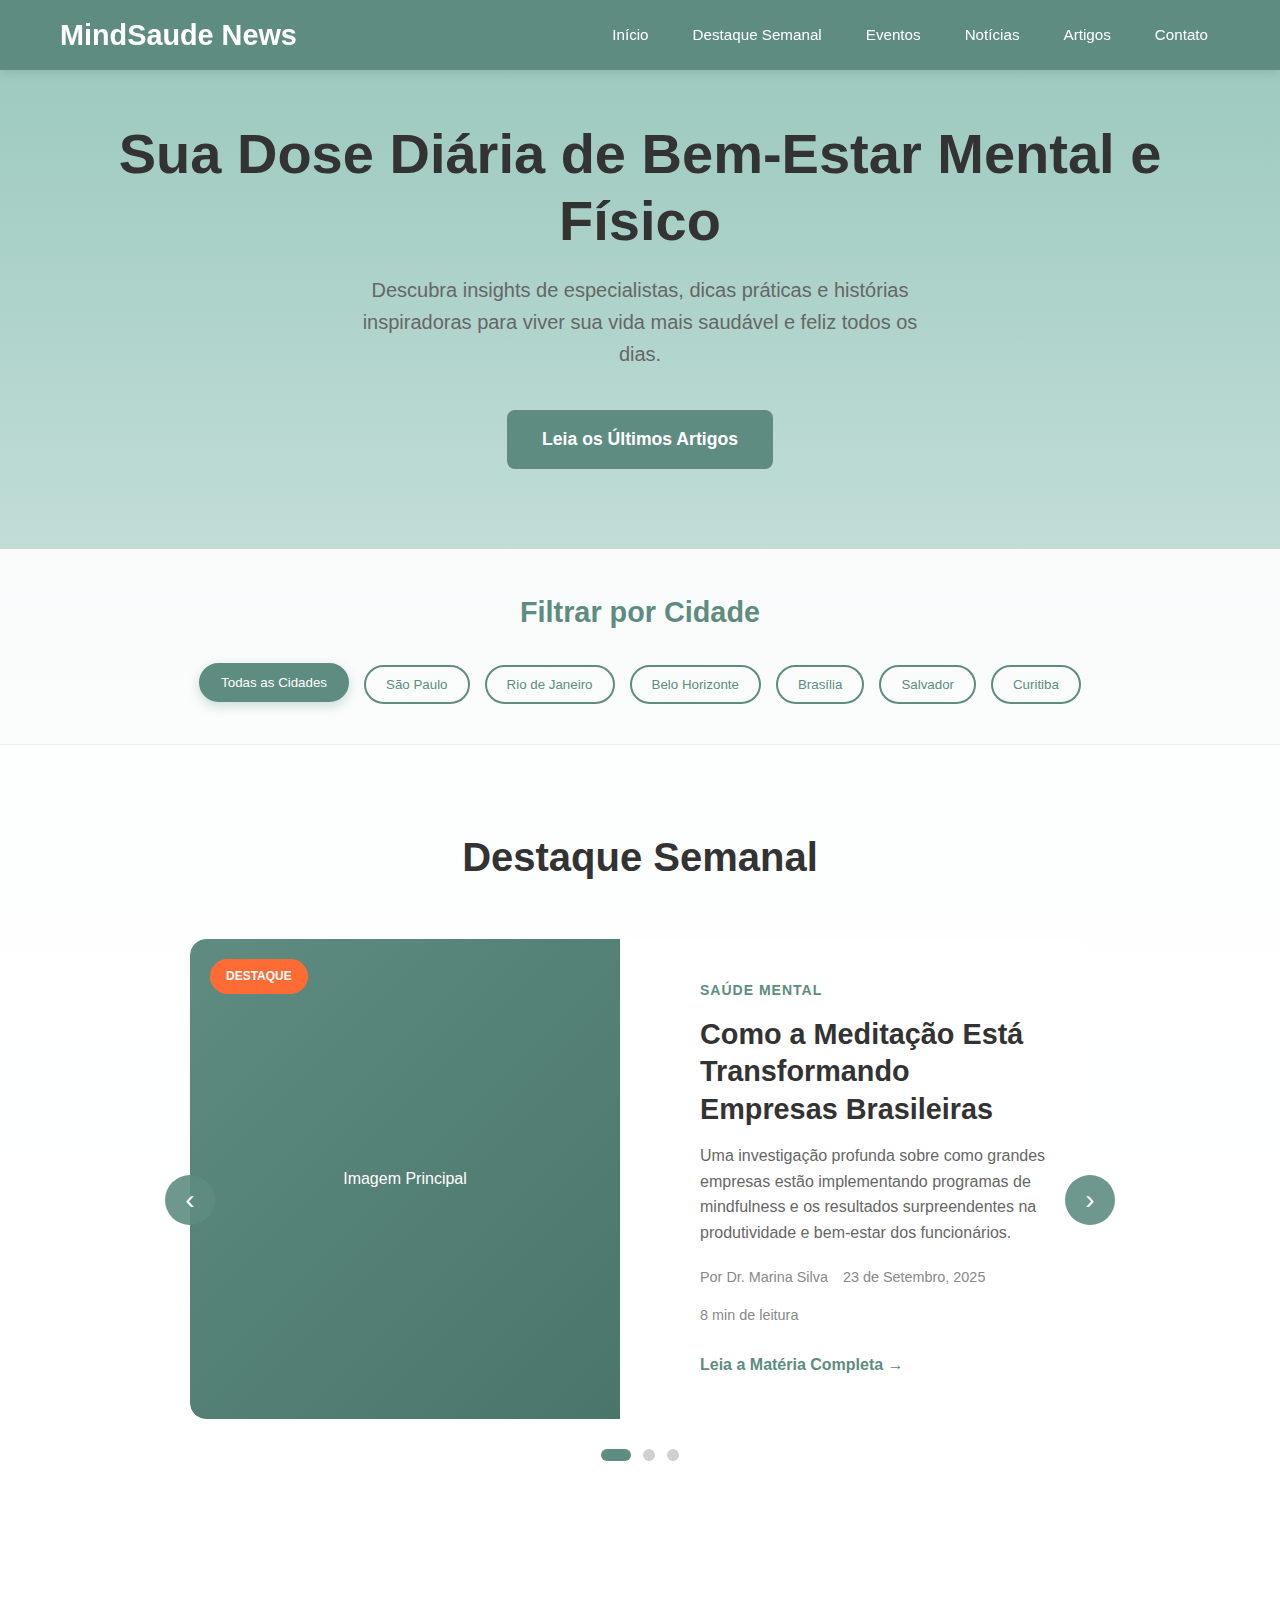
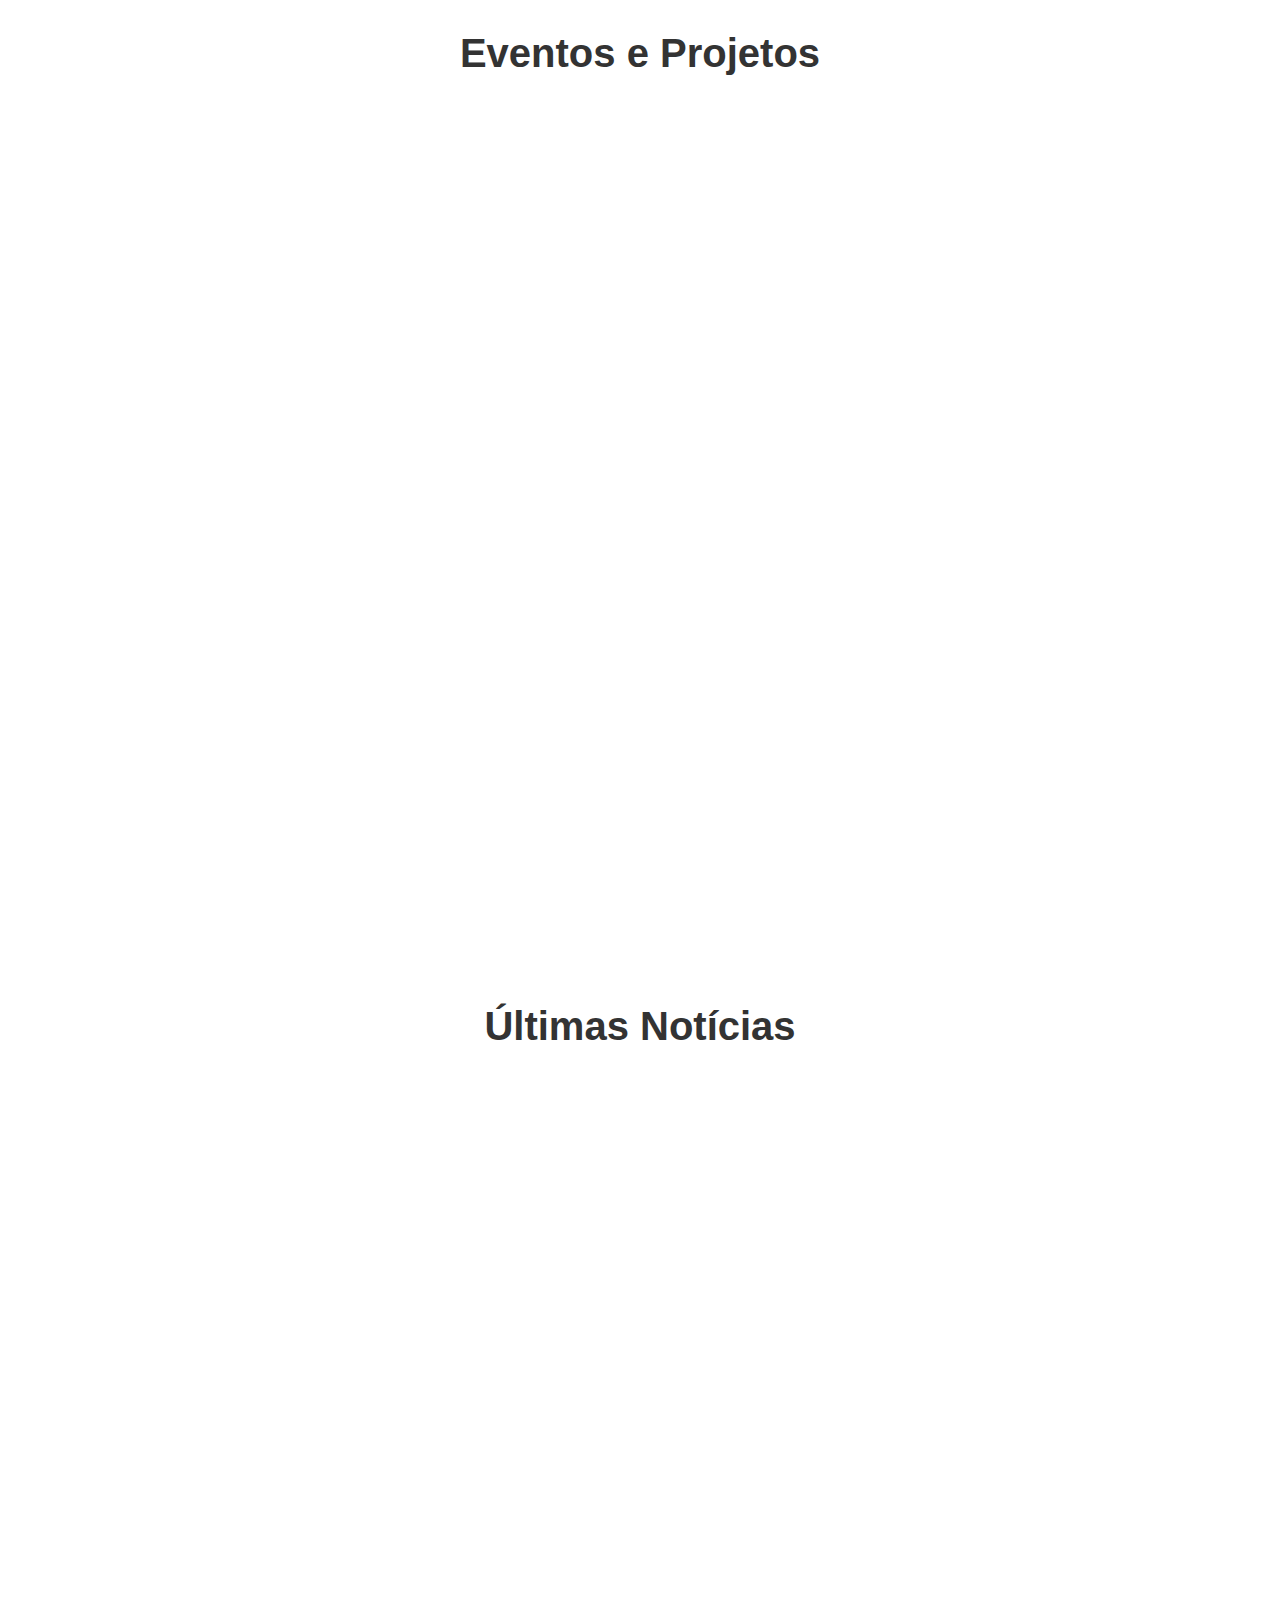
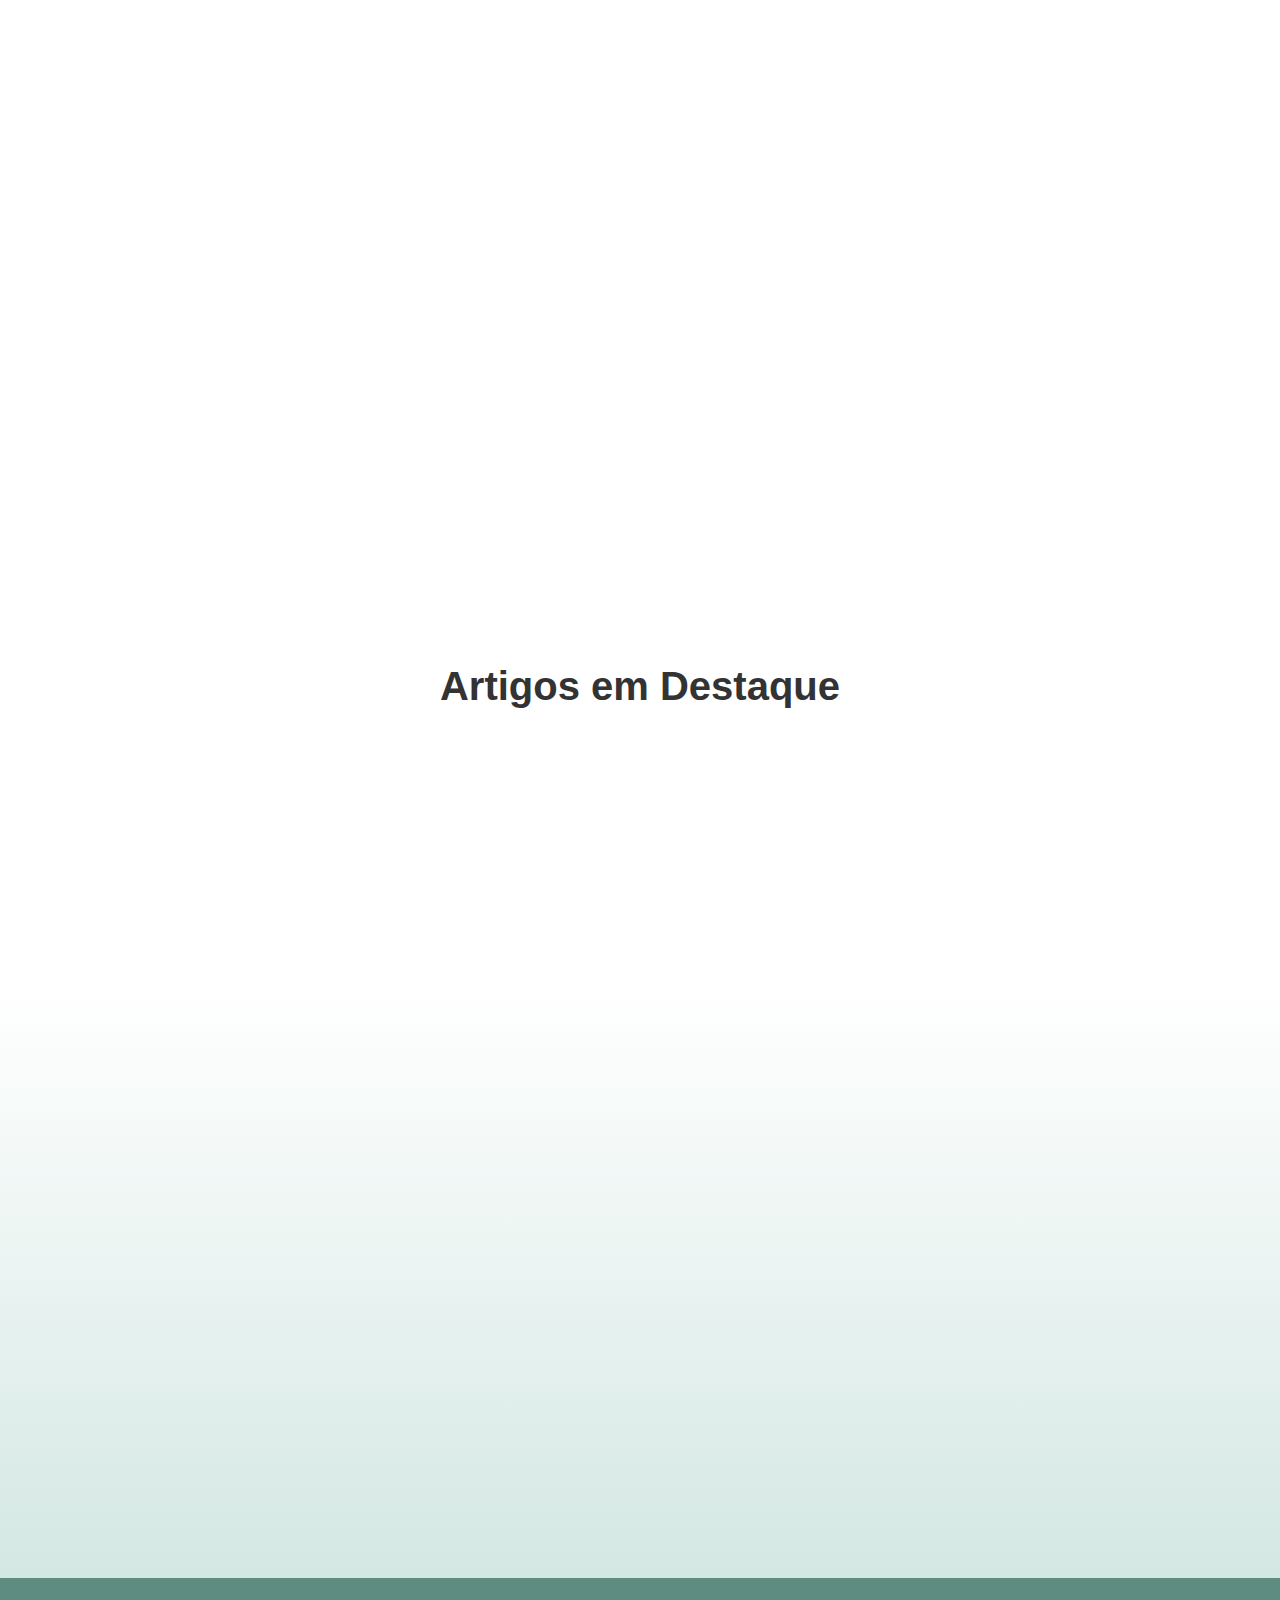
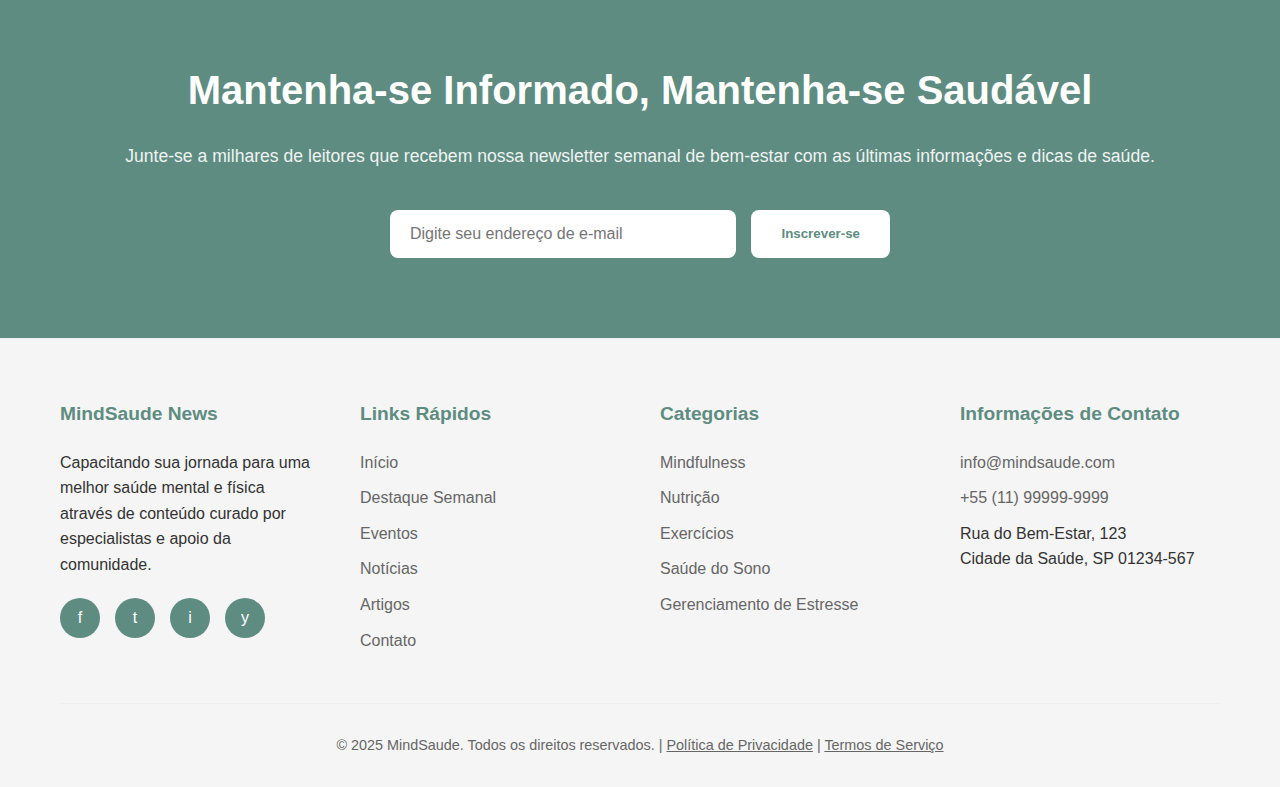
<file: index.html>
<!DOCTYPE html>
<html lang="pt-BR">
<head>
    <meta charset="UTF-8">
    <meta name="viewport" content="width=device-width, initial-scale=1.0">
    <title>MindSaude - Sua Dose Diária de Bem-Estar Mental e Físico</title>
    <link rel="icon" type="image/png" href="logo.png">
    <link rel="shortcut icon" type="image/png" href="logo.png">
    <link rel="stylesheet" href="styles.css">
</head>
<body>
    <!-- Header -->
    <header>
        <div class="container">
            <div class="header-content">
                <a href="#home" class="logo">MindSaude News</a>
                <nav>
                    <ul>
                        <li><a href="#home" class="nav-link">Início</a></li>
                        <li><a href="#destaque" class="nav-link">Destaque Semanal</a></li>
                        <li><a href="#eventos" class="nav-link">Eventos</a></li>
                        <li><a href="#noticias" class="nav-link">Notícias</a></li>
                        <li><a href="#articles" class="nav-link">Artigos</a></li>
                        <li><a href="#contact" class="nav-link">Contato</a></li>
                    </ul>
                </nav>
                <button class="mobile-menu">☰</button>
            </div>
            <div class="mobile-nav">
                <ul>
                    <li><a href="#home" class="nav-link">Início</a></li>
                    <li><a href="#destaque" class="nav-link">Destaque Semanal</a></li>
                    <li><a href="#eventos" class="nav-link">Eventos</a></li>
                    <li><a href="#noticias" class="nav-link">Notícias</a></li>
                    <li><a href="#articles" class="nav-link">Artigos</a></li>
                    <li><a href="#contact" class="nav-link">Contato</a></li>
                </ul>
            </div>
        </div>
    </header>

    <!-- Hero Section -->
    <section class="hero" id="home">
        <div class="container">
            <h1>Sua Dose Diária de Bem-Estar Mental e Físico</h1>
            <p>Descubra insights de especialistas, dicas práticas e histórias inspiradoras para viver sua vida mais saudável e feliz todos os dias.</p>
            <a href="#articles" class="cta-button">Leia os Últimos Artigos</a>
        </div>
    </section>

    <!-- Filtro de Cidades -->
    <section class="city-filter">
        <div class="container">
            <h2>Filtrar por Cidade</h2>
            <div class="filter-buttons">
                <button class="filter-btn active" data-city="todas">Todas as Cidades</button>
                <button class="filter-btn" data-city="sao-paulo">São Paulo</button>
                <button class="filter-btn" data-city="rio-de-janeiro">Rio de Janeiro</button>
                <button class="filter-btn" data-city="belo-horizonte">Belo Horizonte</button>
                <button class="filter-btn" data-city="brasilia">Brasília</button>
                <button class="filter-btn" data-city="salvador">Salvador</button>
                <button class="filter-btn" data-city="curitiba">Curitiba</button>
            </div>
        </div>
    </section>

    <!-- Destaque Semanal - Carrossel -->
    <section class="weekly-highlight" id="destaque">
        <div class="container">
            <h2 class="section-title">Destaque Semanal</h2>
            <div class="highlight-featured">
                <div class="carousel-container">
                    <!-- Slide 1 -->
                    <article class="highlight-main carousel-slide active">
                        <div class="highlight-image">
                            <div class="image-placeholder">Imagem Principal</div>
                            <div class="highlight-badge">DESTAQUE</div>
                        </div>
                        <div class="highlight-content">
                            <span class="highlight-category">Saúde Mental</span>
                            <h3>Como a Meditação Está Transformando Empresas Brasileiras</h3>
                            <p class="highlight-excerpt">Uma investigação profunda sobre como grandes empresas estão implementando programas de mindfulness e os resultados surpreendentes na produtividade e bem-estar dos funcionários.</p>
                            <div class="highlight-meta">
                                <span class="author">Por Dr. Marina Silva</span>
                                <span class="date">23 de Setembro, 2025</span>
                                <span class="read-time">8 min de leitura</span>
                            </div>
                            <a href="#" class="highlight-read-more">Leia a Matéria Completa →</a>
                        </div>
                    </article>

                    <!-- Slide 2 -->
                    <article class="highlight-main carousel-slide">
                        <div class="highlight-image">
                            <div class="image-placeholder">Imagem Principal</div>
                            <div class="highlight-badge">DESTAQUE</div>
                        </div>
                        <div class="highlight-content">
                            <span class="highlight-category">Bem-Estar</span>
                            <h3>A Revolução do Bem-Estar nas Escolas Públicas</h3>
                            <p class="highlight-excerpt">Descubra como programas inovadores de saúde mental estão mudando a vida de milhares de estudantes em todo o país, criando ambientes mais saudáveis e produtivos.</p>
                            <div class="highlight-meta">
                                <span class="author">Por Prof. Ricardo Alves</span>
                                <span class="date">20 de Setembro, 2025</span>
                                <span class="read-time">10 min de leitura</span>
                            </div>
                            <a href="#" class="highlight-read-more">Leia a Matéria Completa →</a>
                        </div>
                    </article>

                    <!-- Slide 3 -->
                    <article class="highlight-main carousel-slide">
                        <div class="highlight-image">
                            <div class="image-placeholder">Imagem Principal</div>
                            <div class="highlight-badge">DESTAQUE</div>
                        </div>
                        <div class="highlight-content">
                            <span class="highlight-category">Fitness</span>
                            <h3>Exercícios ao Ar Livre: O Novo Movimento Fitness do Brasil</h3>
                            <p class="highlight-excerpt">Explore como os parques brasileiros se tornaram academias a céu aberto e os benefícios comprovados desta tendência para corpo e mente.</p>
                            <div class="highlight-meta">
                                <span class="author">Por Dra. Juliana Ferreira</span>
                                <span class="date">18 de Setembro, 2025</span>
                                <span class="read-time">7 min de leitura</span>
                            </div>
                            <a href="#" class="highlight-read-more">Leia a Matéria Completa →</a>
                        </div>
                    </article>
                </div>

                <!-- Controles do Carrossel -->
                <button class="carousel-btn prev-btn" aria-label="Slide anterior">‹</button>
                <button class="carousel-btn next-btn" aria-label="Próximo slide">›</button>
                
                <!-- Indicadores -->
                <div class="carousel-indicators">
                    <span class="indicator active" data-slide="0"></span>
                    <span class="indicator" data-slide="1"></span>
                    <span class="indicator" data-slide="2"></span>
                </div>
            </div>
        </div>
    </section>

    <!-- Eventos Section -->
    <section class="events-section" id="eventos">
        <div class="container">
            <h2 class="section-title">Eventos e Projetos</h2>
            <div class="events-grid" id="events-container">
                <div class="event-card" data-city="sao-paulo">
                    <div class="event-date">
                        <span class="day">28</span>
                        <span class="month">SET</span>
                    </div>
                    <div class="event-content">
                        <span class="event-city">São Paulo</span>
                        <h4>Workshop de Mindfulness para Iniciantes</h4>
                        <p>Aprenda técnicas básicas de mindfulness em um ambiente acolhedor no centro de São Paulo.</p>
                        <div class="event-info">
                            <span class="event-time">19:00 - 21:00</span>
                            <span class="event-location">Centro Cultural, SP</span>
                        </div>
                        <a href="#" class="event-btn">Saiba Mais</a>
                    </div>
                </div>

                <div class="event-card" data-city="rio-de-janeiro">
                    <div class="event-date">
                        <span class="day">30</span>
                        <span class="month">SET</span>
                    </div>
                    <div class="event-content">
                        <span class="event-city">Rio de Janeiro</span>
                        <h4>Corrida pela Saúde Mental</h4>
                        <p>Evento beneficente para arrecadar fundos para organizações de saúde mental.</p>
                        <div class="event-info">
                            <span class="event-time">07:00 - 12:00</span>
                            <span class="event-location">Lagoa Rodrigo de Freitas</span>
                        </div>
                        <a href="#" class="event-btn">Saiba mais</a>
                    </div>
                </div>

                <div class="event-card" data-city="belo-horizonte">
                    <div class="event-date">
                        <span class="day">05</span>
                        <span class="month">OUT</span>
                    </div>
                    <div class="event-content">
                        <span class="event-city">Belo Horizonte</span>
                        <h4>Palestra: Nutrição e Saúde Mental</h4>
                        <p>Como a alimentação influencia nosso bem-estar emocional e mental.</p>
                        <div class="event-info">
                            <span class="event-time">14:00 - 16:00</span>
                            <span class="event-location">Auditório UFMG</span>
                        </div>
                        <a href="#" class="event-btn">Saiba mais</a>
                    </div>
                </div>

                <div class="event-card" data-city="brasilia">
                    <div class="event-date">
                        <span class="day">08</span>
                        <span class="month">OUT</span>
                    </div>
                    <div class="event-content">
                        <span class="event-city">Brasília</span>
                        <h4>Projeto Bem-Estar Comunitário</h4>
                        <p>Iniciativa para levar práticas de bem-estar às comunidades locais.</p>
                        <div class="event-info">
                            <span class="event-time">09:00 - 17:00</span>
                            <span class="event-location">Parque da Cidade</span>
                        </div>
                        <a href="#" class="event-btn">Saiba mais</a>
                    </div>
                </div>

                <div class="event-card" data-city="salvador">
                    <div class="event-date">
                        <span class="day">12</span>
                        <span class="month">OUT</span>
                    </div>
                    <div class="event-content">
                        <span class="event-city">Salvador</span>
                        <h4>Festival de Yoga na Praia</h4>
                        <p>Uma manhã de yoga e meditação com vista para o mar.</p>
                        <div class="event-info">
                            <span class="event-time">06:00 - 10:00</span>
                            <span class="event-location">Praia de Ipanema, Salvador</span>
                        </div>
                        <a href="#" class="event-btn">Saiba mais</a>
                    </div>
                </div>

                <div class="event-card" data-city="curitiba">
                    <div class="event-date">
                        <span class="day">15</span>
                        <span class="month">OUT</span>
                    </div>
                    <div class="event-content">
                        <span class="event-city">Curitiba</span>
                        <h4>Seminário de Psicologia Positiva</h4>
                        <p>Explorando as bases científicas da felicidade e do bem-estar.</p>
                        <div class="event-info">
                            <span class="event-time">13:00 - 18:00</span>
                            <span class="event-location">Teatro Guaíra</span>
                        </div>
                        <a href="#" class="event-btn">Saiba mais</a>
                    </div>
                </div>
            </div>
        </div>
    </section>

    <!-- Notícias Section -->
    <section class="news-section" id="noticias">
        <div class="container">
            <h2 class="section-title">Últimas Notícias</h2>
            <div class="news-grid">
                <div class="news-card" data-city="sao-paulo">
                    <div class="news-image">
                        <div class="image-placeholder">Centro de Saúde</div>
                    </div>
                    <div class="news-content">
                        <h4>Novo Centro de Saúde Mental Abre em São Paulo</h4>
                        <div class="news-meta">
                            <span class="news-city">São Paulo</span>
                            <span class="news-date">Hoje, 15:30</span>
                        </div>
                        <p>Inauguração do maior centro de atendimento psicológico gratuito da América Latina acontece na próxima semana.</p>
                        <a href="noticia.html" class="news-read-more">Leia mais</a>
                    </div>
                </div>

                <div class="news-card" data-city="rio-de-janeiro">
                    <div class="news-image">
                        <div class="image-placeholder">Terapia em Grupo</div>
                    </div>
                    <div class="news-content">
                        <h4>Estudo Comprova Benefícios da Terapia em Grupo</h4>
                        <div class="news-meta">
                            <span class="news-city">Rio de Janeiro</span>
                            <span class="news-date">Ontem, 10:45</span>
                        </div>
                        <p>Pesquisa da UFRJ mostra eficácia 40% maior no tratamento de ansiedade com terapia em grupo.</p>
                        <a href="noticia.html" class="news-read-more">Leia mais</a>
                    </div>
                </div>

                <div class="news-card" data-city="brasilia">
                    <div class="news-image">
                        <div class="image-placeholder">Política Nacional</div>
                    </div>
                    <div class="news-content">
                        <h4>Governo Federal Anuncia Política Nacional de Bem-Estar</h4>
                        <div class="news-meta">
                            <span class="news-city">Brasília</span>
                            <span class="news-date">26 Set, 14:20</span>
                        </div>
                        <p>Nova política prevê investimento de R$ 500 milhões em programas de saúde mental nas escolas.</p>
                        <a href="noticia.html" class="news-read-more">Leia mais</a>
                    </div>
                </div>

                <div class="news-card" data-city="belo-horizonte">
                    <div class="news-image">
                        <div class="image-placeholder">App de Meditação</div>
                    </div>
                    <div class="news-content">
                        <h4>App de Meditação Desenvolvido em BH Ganha Prêmio Internacional</h4>
                        <div class="news-meta">
                            <span class="news-city">Belo Horizonte</span>
                            <span class="news-date">25 Set, 09:15</span>
                        </div>
                        <p>Aplicativo criado por estudantes da UFMG é reconhecido como melhor inovação em saúde digital.</p>
                        <a href="noticia.html" class="news-read-more">Leia mais</a>
                    </div>
                </div>

                <div class="news-card" data-city="salvador">
                    <div class="news-image">
                        <div class="image-placeholder">Yoga nas Praias</div>
                    </div>
                    <div class="news-content">
                        <h4>Salvador Implementa Programa de Yoga nas Praias</h4>
                        <div class="news-meta">
                            <span class="news-city">Salvador</span>
                            <span class="news-date">24 Set, 16:00</span>
                        </div>
                        <p>Prefeitura oferece aulas gratuitas de yoga e meditação em 15 praias da cidade.</p>
                        <a href="noticia.html" class="news-read-more">Leia mais</a>
                    </div>
                </div>

                <div class="news-card" data-city="curitiba">
                    <div class="news-image">
                        <div class="image-placeholder">Cidade Saudável</div>
                    </div>
                    <div class="news-content">
                        <h4>Curitiba Lidera Ranking de Cidades Mais Saudáveis do Brasil</h4>
                        <div class="news-meta">
                            <span class="news-city">Curitiba</span>
                            <span class="news-date">23 Set, 11:30</span>
                        </div>
                        <p>Pesquisa nacional aponta capital paranaense como a cidade com melhor índice de bem-estar do país.</p>
                        <a href="noticia.html" class="news-read-more">Leia mais</a>
                    </div>
                </div>
            </div>
        </div>
    </section>

    <!-- Featured Articles -->
    <section class="featured-articles" id="articles">
        <div class="container">
            <h2 class="section-title">Artigos em Destaque</h2>
            <div class="articles-grid">
                <article class="article-card">
                    <div class="article-content">
                        <h3>5 Técnicas de Mindfulness para Alívio do Estresse Diário</h3>
                        <div class="article-author">
                            <span class="author-name">Por Dra. Ana Costa</span>
                            <span class="article-date">25 de Setembro, 2025</span>
                        </div>
                        <p>Aprenda práticas simples, mas eficazes de mindfulness que você pode incorporar à sua rotina diária para reduzir o estresse e melhorar a clareza mental.</p>
                        <a href="#" class="read-more">Leia mais</a>
                    </div>
                </article>

                <article class="article-card">
                    <div class="article-content">
                        <h3>A Ciência por Trás dos Padrões de Sono Saudáveis</h3>
                        <div class="article-author">
                            <span class="author-name">Por Dr. Carlos Mendes</span>
                            <span class="article-date">24 de Setembro, 2025</span>
                        </div>
                        <p>Descubra como a higiene do sono adequada afeta sua saúde física e mental, além de dicas práticas para melhor descanso e recuperação.</p>
                        <a href="#" class="read-more">Leia mais</a>
                    </div>
                </article>

                <article class="article-card">
                    <div class="article-content">
                        <h3>Construindo Resiliência Através do Exercício Físico</h3>
                        <div class="article-author">
                            <span class="author-name">Por Prof. Mariana Santos</span>
                            <span class="article-date">23 de Setembro, 2025</span>
                        </div>
                        <p>Explore a poderosa conexão entre atividade física e resiliência mental, com rotinas de exercícios para todos os níveis de condicionamento.</p>
                        <a href="#" class="read-more">Leia mais</a>
                    </div>
                </article>

                <article class="article-card">
                    <div class="article-content">
                        <h3>Nutrição para Clareza Mental e Foco</h3>
                        <div class="article-author">
                            <span class="author-name">Por Dra. Fernanda Lima</span>
                            <span class="article-date">22 de Setembro, 2025</span>
                        </div>
                        <p>Entenda como os alimentos que você come impactam diretamente sua função cognitiva e aprenda sobre estratégias nutricionais para o cérebro.</p>
                        <a href="#" class="read-more">Leia mais</a>
                    </div>
                </article>
            </div>
        </div>
    </section>

    <!-- Newsletter Signup -->
    <section class="newsletter">
        <div class="container">
            <h2>Mantenha-se Informado, Mantenha-se Saudável</h2>
            <p>Junte-se a milhares de leitores que recebem nossa newsletter semanal de bem-estar com as últimas informações e dicas de saúde.</p>
            <form class="newsletter-form">
                <input type="email" placeholder="Digite seu endereço de e-mail" required>
                <button type="submit">Inscrever-se</button>
            </form>
        </div>
    </section>

    <!-- Footer -->
    <footer id="contact">
        <div class="container">
            <div class="footer-content">
                <div class="footer-section">
                    <h3>MindSaude News</h3>
                    <p>Capacitando sua jornada para uma melhor saúde mental e física através de conteúdo curado por especialistas e apoio da comunidade.</p>
                    <div class="social-icons">
                        <a href="#" class="social-icon">f</a>
                        <a href="#" class="social-icon">t</a>
                        <a href="#" class="social-icon">i</a>
                        <a href="#" class="social-icon">y</a>
                    </div>
                </div>

                <div class="footer-section">
                    <h3>Links Rápidos</h3>
                    <ul>
                        <li><a href="#home">Início</a></li>
                        <li><a href="#destaque">Destaque Semanal</a></li>
                        <li><a href="#eventos">Eventos</a></li>
                        <li><a href="#noticias">Notícias</a></li>
                        <li><a href="#articles">Artigos</a></li>
                        <li><a href="#contact">Contato</a></li>
                    </ul>
                </div>

                <div class="footer-section">
                    <h3>Categorias</h3>
                    <ul>
                        <li><a href="#">Mindfulness</a></li>
                        <li><a href="#">Nutrição</a></li>
                        <li><a href="#">Exercícios</a></li>
                        <li><a href="#">Saúde do Sono</a></li>
                        <li><a href="#">Gerenciamento de Estresse</a></li>
                    </ul>
                </div>

                <div class="footer-section">
                    <h3>Informações de Contato</h3>
                    <ul>
                        <li><a href="mailto:info@mindsaude.com">info@mindsaude.com</a></li>
                        <li><a href="tel:+5511999999999">+55 (11) 99999-9999</a></li>
                        <li>Rua do Bem-Estar, 123<br>Cidade da Saúde, SP 01234-567</li>
                    </ul>
                </div>
            </div>

            <div class="footer-bottom">
                <p>&copy; 2025 MindSaude. Todos os direitos reservados. | <a href="#privacy" style="color: #666666;">Política de Privacidade</a> | <a href="#terms" style="color: #666666;">Termos de Serviço</a></p>
            </div>
        </div>
    </footer>

    <script>
        // ============================================
        // CARROSSEL DO DESTAQUE SEMANAL
        // ============================================
        let currentSlide = 0;
        const slides = document.querySelectorAll('.carousel-slide');
        const indicators = document.querySelectorAll('.indicator');
        const totalSlides = slides.length;
        let autoplayInterval;

        // Função para mostrar slide específico
        function showSlide(index) {
            // Garantir que o índice está dentro dos limites
            if (index >= totalSlides) {
                currentSlide = 0;
            } else if (index < 0) {
                currentSlide = totalSlides - 1;
            } else {
                currentSlide = index;
            }

            // Remover classe active de todos os slides e indicadores
            slides.forEach(slide => slide.classList.remove('active'));
            indicators.forEach(indicator => indicator.classList.remove('active'));

            // Adicionar classe active ao slide e indicador atual
            slides[currentSlide].classList.add('active');
            indicators[currentSlide].classList.add('active');
        }

        // Função para próximo slide
        function nextSlide() {
            showSlide(currentSlide + 1);
        }

        // Função para slide anterior
        function prevSlide() {
            showSlide(currentSlide - 1);
        }

        // Autoplay do carrossel (muda a cada 5 segundos)
        function startAutoplay() {
            autoplayInterval = setInterval(nextSlide, 5000);
        }

        // Parar autoplay
        function stopAutoplay() {
            clearInterval(autoplayInterval);
        }

        // Event listeners para os botões de navegação
        document.querySelector('.next-btn').addEventListener('click', () => {
            nextSlide();
            stopAutoplay();
            startAutoplay(); // Reinicia o autoplay após interação manual
        });

        document.querySelector('.prev-btn').addEventListener('click', () => {
            prevSlide();
            stopAutoplay();
            startAutoplay(); // Reinicia o autoplay após interação manual
        });

        // Event listeners para os indicadores
        indicators.forEach((indicator, index) => {
            indicator.addEventListener('click', () => {
                showSlide(index);
                stopAutoplay();
                startAutoplay(); // Reinicia o autoplay após interação manual
            });
        });

        // Pausar autoplay quando o mouse está sobre o carrossel
        document.querySelector('.carousel-container').addEventListener('mouseenter', stopAutoplay);
        document.querySelector('.carousel-container').addEventListener('mouseleave', startAutoplay);

        // Iniciar o autoplay quando a página carregar
        startAutoplay();

        // ============================================
        // MENU MOBILE
        // ============================================
        const mobileMenu = document.querySelector('.mobile-menu');
        const mobileNav = document.querySelector('.mobile-nav');

        mobileMenu.addEventListener('click', function() {
            if (mobileNav.style.display === 'block') {
                mobileNav.style.display = 'none';
            } else {
                mobileNav.style.display = 'block';
            }
        });

        // Fechar menu mobile ao clicar em um link
        document.querySelectorAll('.mobile-nav a').forEach(link => {
            link.addEventListener('click', function() {
                mobileNav.style.display = 'none';
            });
        });

        // Rolagem suave para links âncora e destacar item ativo
        document.querySelectorAll('a[href^="#"]').forEach(anchor => {
            anchor.addEventListener('click', function (e) {
                e.preventDefault();
                const target = document.querySelector(this.getAttribute('href'));
                if (target) {
                    target.scrollIntoView({
                        behavior: 'smooth',
                        block: 'start'
                    });
                    
                    // Remover classe active de todos os links
                    document.querySelectorAll('.nav-link').forEach(link => {
                        link.classList.remove('active');
                    });
                    
                    // Adicionar classe active ao link clicado
                    this.classList.add('active');
                }
            });
        });

        // Destacar seção ativa no scroll
        window.addEventListener('scroll', function() {
            let current = '';
            const sections = document.querySelectorAll('section');
            
            sections.forEach(section => {
                const sectionTop = section.offsetTop;
                const sectionHeight = section.clientHeight;
                if (scrollY >= (sectionTop - 200)) {
                    current = section.getAttribute('id');
                }
            });

            document.querySelectorAll('.nav-link').forEach(link => {
                link.classList.remove('active');
                if (link.getAttribute('href') === '#' + current) {
                    link.classList.add('active');
                }
            });
        });

        // Filtro de cidades funcional
        const filterButtons = document.querySelectorAll('.filter-btn');
        const eventCards = document.querySelectorAll('.event-card');
        const newsCards = document.querySelectorAll('.news-card');

        filterButtons.forEach(button => {
            button.addEventListener('click', function() {
                // Remover classe active de todos os botões
                filterButtons.forEach(btn => btn.classList.remove('active'));
                // Adicionar classe active ao botão clicado
                this.classList.add('active');
                
                const selectedCity = this.getAttribute('data-city');
                
                // Filtrar eventos
                eventCards.forEach(card => {
                    if (selectedCity === 'todas' || card.getAttribute('data-city') === selectedCity) {
                        card.style.display = 'block';
                        card.style.animation = 'fadeIn 0.5s ease-in';
                    } else {
                        card.style.display = 'none';
                    }
                });
                
                // Filtrar notícias
                newsCards.forEach(card => {
                    if (selectedCity === 'todas' || card.getAttribute('data-city') === selectedCity) {
                        card.style.display = 'block';
                        card.style.animation = 'fadeIn 0.5s ease-in';
                    } else {
                        card.style.display = 'none';
                    }
                });
            });
        });

        // Envio do formulário da newsletter
        document.querySelector('.newsletter-form').addEventListener('submit', function(e) {
            e.preventDefault();
            const email = this.querySelector('input[type="email"]').value;
            alert('Obrigado por se inscrever! Bem-vindo ao MindSaude.');
            this.reset();
        });

        // Fechar menu mobile ao clicar fora
        document.addEventListener('click', function(e) {
            if (!e.target.closest('header')) {
                mobileNav.style.display = 'none';
            }
        });

        // Funcionalidade dos botões de eventos e notícias
        document.querySelectorAll('.event-btn, .highlight-read-more').forEach(button => {
            button.addEventListener('click', function(e) {
                e.preventDefault();
                alert('Esta funcionalidade será implementada em breve!');
            });
        });

        // Animação de entrada para cards
        const observerOptions = {
            threshold: 0.1,
            rootMargin: '0px 0px -50px 0px'
        };

        const observer = new IntersectionObserver(function(entries) {
            entries.forEach(entry => {
                if (entry.isIntersecting) {
                    entry.target.style.opacity = '1';
                    entry.target.style.transform = 'translateY(0)';
                }
            });
        }, observerOptions);

        // Observar todos os cards para animação
        document.querySelectorAll('.article-card, .event-card, .news-card').forEach(card => {
            card.style.opacity = '0';
            card.style.transform = 'translateY(20px)';
            card.style.transition = 'opacity 0.6s ease, transform 0.6s ease';
            observer.observe(card);
        });
    </script>
</body>
</html>
</file>
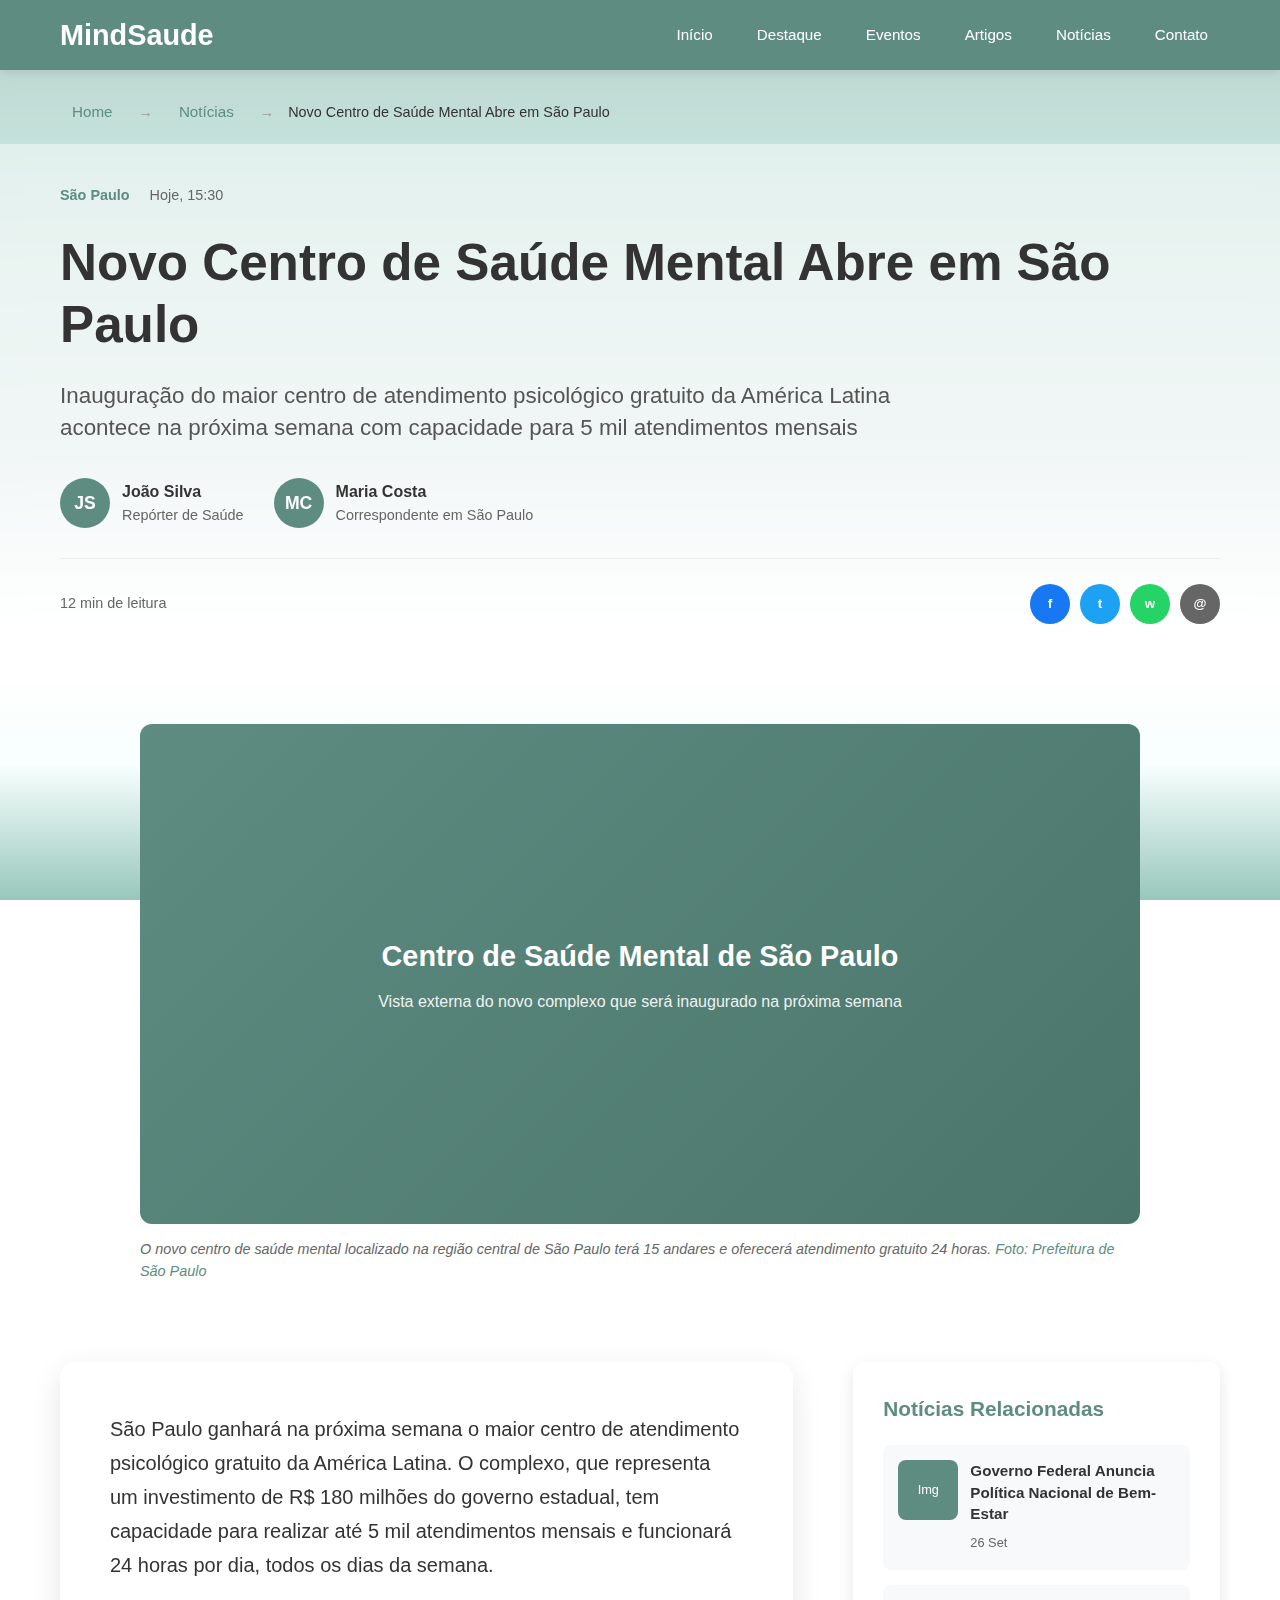
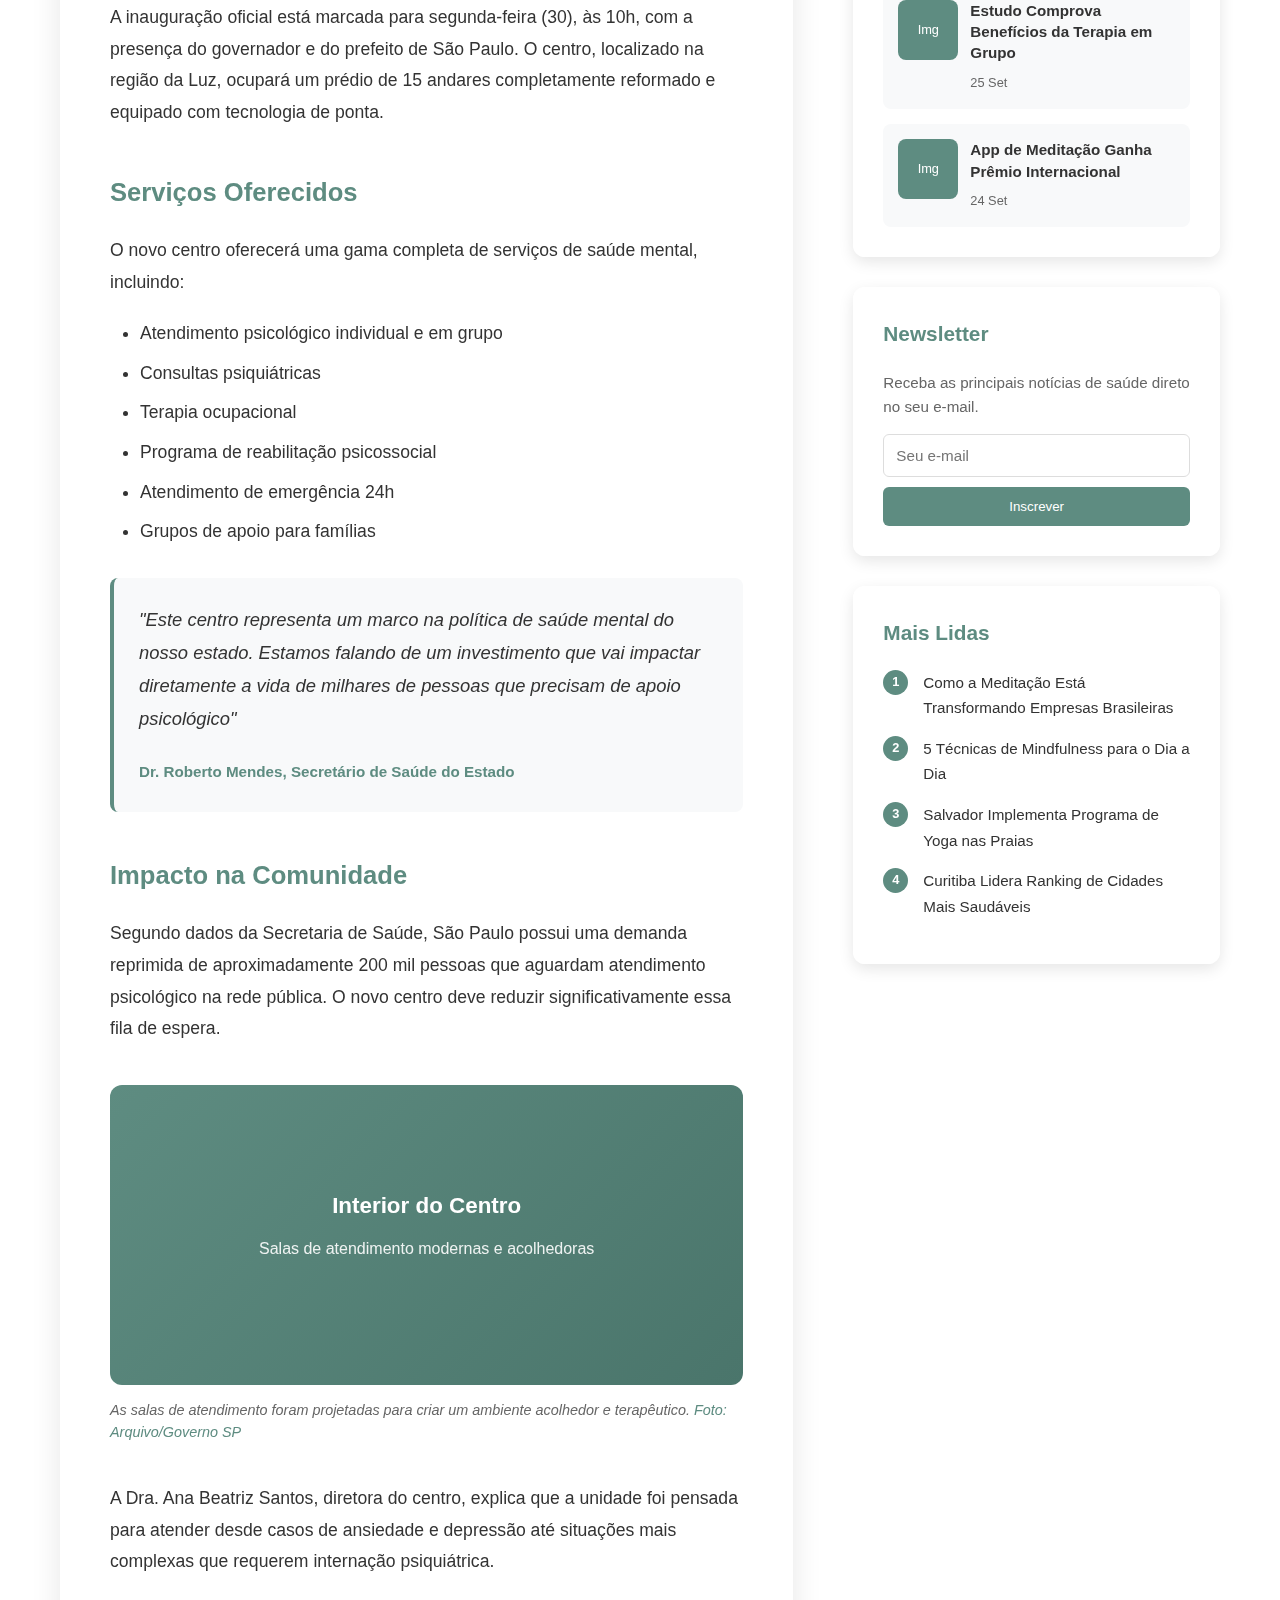
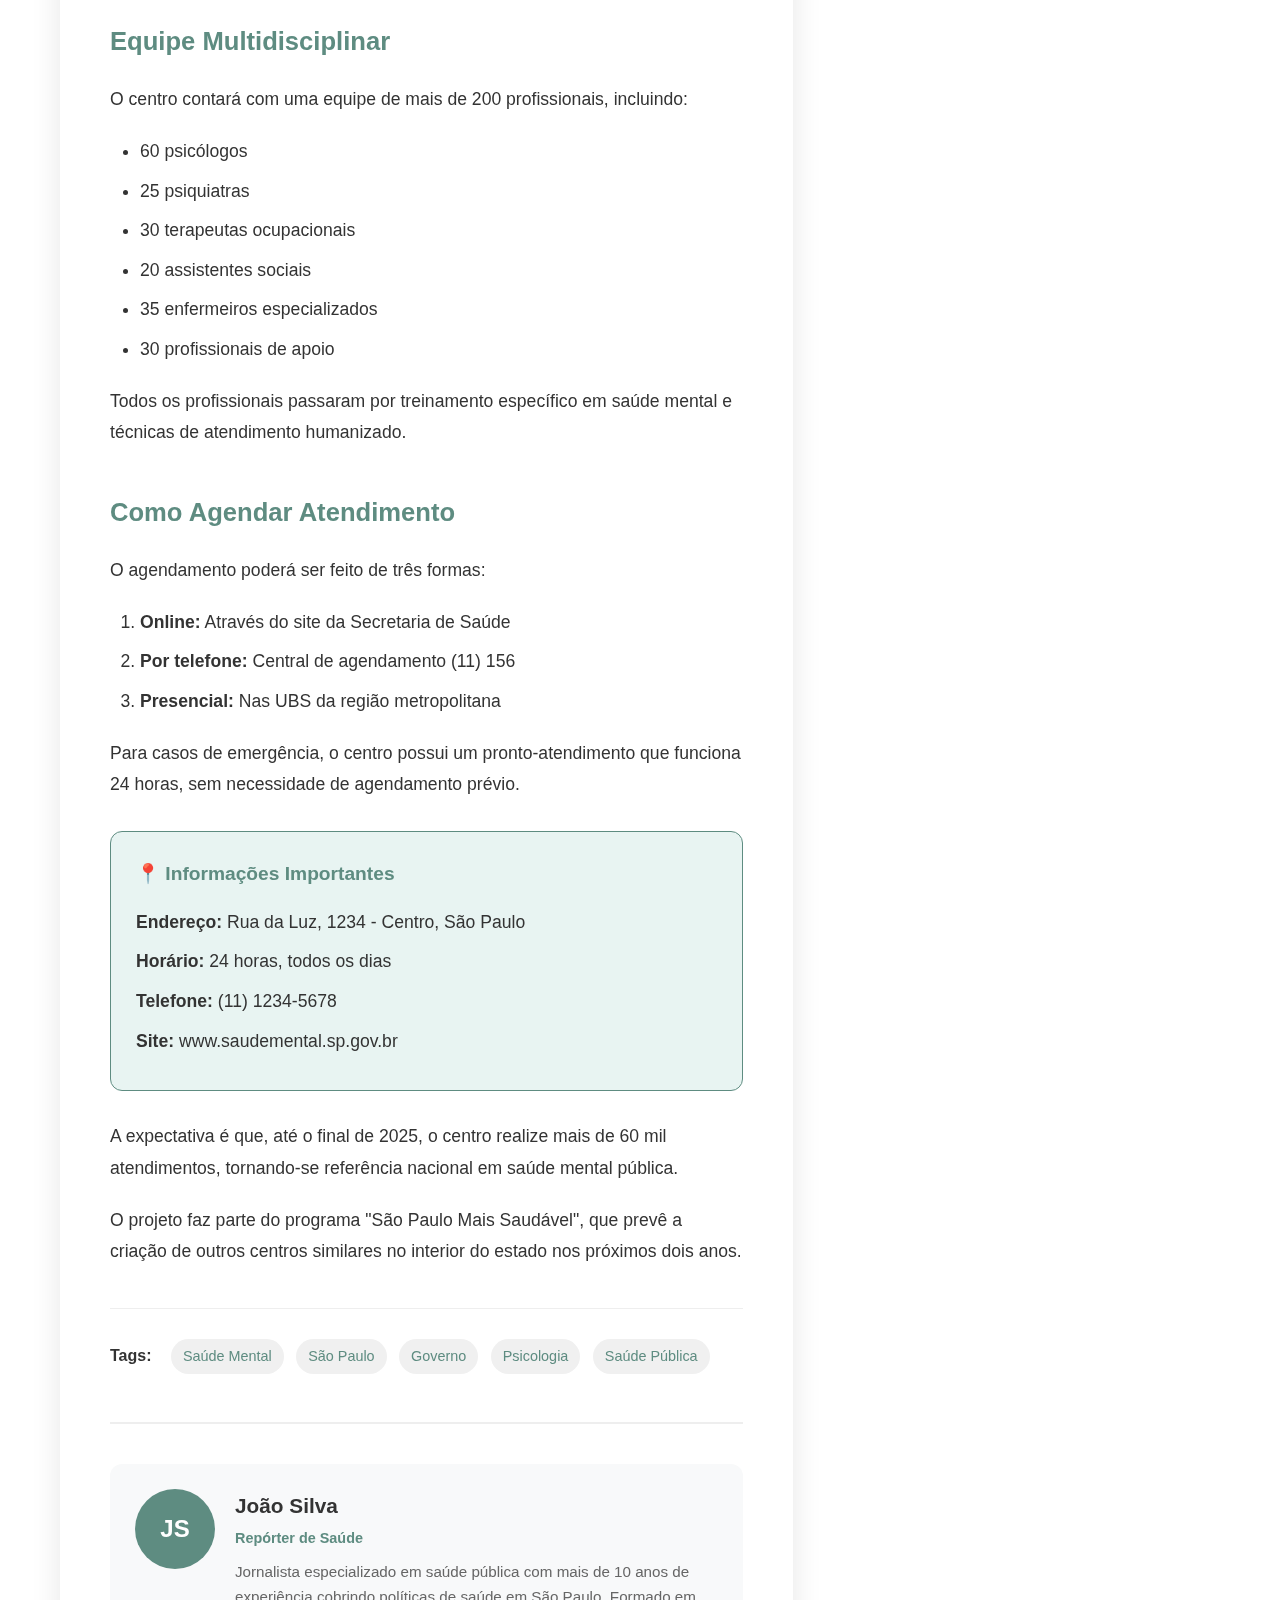
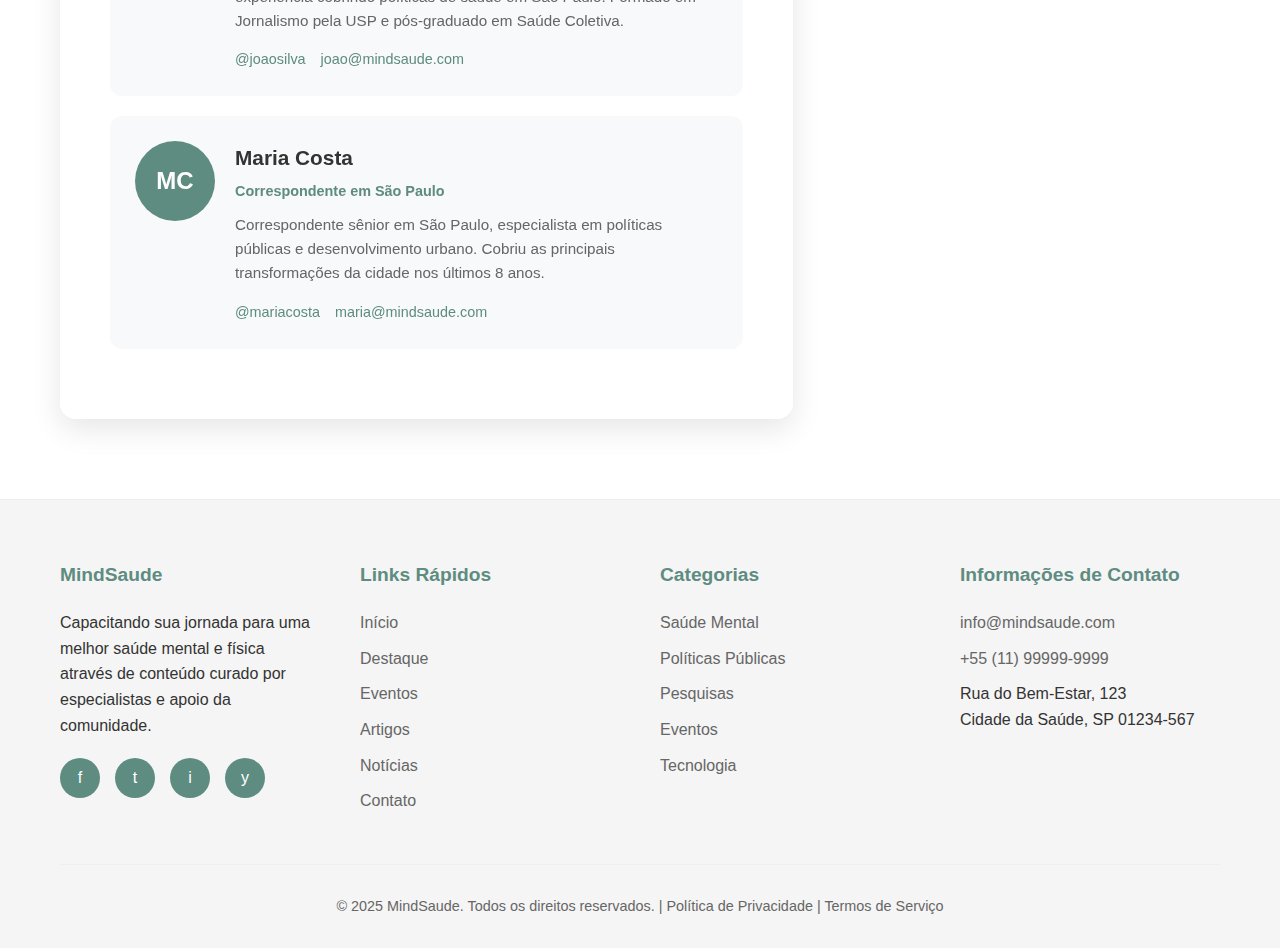
<file: noticia.html>
<!DOCTYPE html>
<html lang="pt-BR">
<head>
    <meta charset="UTF-8">
    <meta name="viewport" content="width=device-width, initial-scale=1.0">
    <title>Novo Centro de Saúde Mental Abre em São Paulo - MindSaude</title>
    <link rel="icon" type="image/png" href="logo.png">
    <link rel="shortcut icon" type="image/png" href="logo.png">
    <link rel="stylesheet" href="noticia.css">
</head>
<body>
    <!-- Header -->
    <header>
        <div class="container">
            <div class="header-content">
                <a href="index.html" class="logo">MindSaude</a>
                <nav>
                    <ul>
                        <li><a href="index.html#home" class="nav-link">Início</a></li>
                        <li><a href="index.html#destaque" class="nav-link">Destaque</a></li>
                        <li><a href="index.html#eventos" class="nav-link">Eventos</a></li>
                        <li><a href="index.html#articles" class="nav-link">Artigos</a></li>
                        <li><a href="index.html#noticias" class="nav-link">Notícias</a></li>
                        <li><a href="index.html#contact" class="nav-link">Contato</a></li>
                    </ul>
                </nav>
                <button class="mobile-menu">☰</button>
            </div>
            <div class="mobile-nav">
                <ul>
                    <li><a href="index.html#home" class="nav-link">Início</a></li>
                    <li><a href="index.html#destaque" class="nav-link">Destaque</a></li>
                    <li><a href="index.html#eventos" class="nav-link">Eventos</a></li>
                    <li><a href="index.html#articles" class="nav-link">Artigos</a></li>
                    <li><a href="index.html#noticias" class="nav-link">Notícias</a></li>
                    <li><a href="index.html#contact" class="nav-link">Contato</a></li>
                </ul>
            </div>
        </div>
    </header>

    <!-- Breadcrumb -->
    <section class="breadcrumb">
        <div class="container">
            <nav class="breadcrumb-nav">
                <a href="index.html">Home</a>
                <span class="separator">→</span>
                <a href="index.html#noticias">Notícias</a>
                <span class="separator">→</span>
                <span class="current">Novo Centro de Saúde Mental Abre em São Paulo</span>
            </nav>
        </div>
    </section>

    <!-- Article Header -->
    <section class="article-header">
        <div class="container">
            <div class="article-meta-top">
                <span class="location">São Paulo</span>
                <span class="date">Hoje, 15:30</span>
            </div>
            
            <h1 class="article-title">Novo Centro de Saúde Mental Abre em São Paulo</h1>
            
            <h2 class="article-subtitle">Inauguração do maior centro de atendimento psicológico gratuito da América Latina acontece na próxima semana com capacidade para 5 mil atendimentos mensais</h2>
            
            <div class="article-authors">
                <div class="author-info">
                    <div class="author-avatar">JS</div>
                    <div class="author-details">
                        <span class="author-name">João Silva</span>
                        <span class="author-role">Repórter de Saúde</span>
                    </div>
                </div>
                <div class="author-info">
                    <div class="author-avatar">MC</div>
                    <div class="author-details">
                        <span class="author-name">Maria Costa</span>
                        <span class="author-role">Correspondente em São Paulo</span>
                    </div>
                </div>
            </div>

            <div class="article-social">
                <span class="read-time">12 min de leitura</span>
                <div class="share-buttons">
                    <button class="share-btn facebook">f</button>
                    <button class="share-btn twitter">t</button>
                    <button class="share-btn whatsapp">w</button>
                    <button class="share-btn email">@</button>
                </div>
            </div>
        </div>
    </section>

    <!-- Featured Image -->
    <section class="featured-image">
        <div class="container">
            <div class="image-container">
                <div class="image-placeholder">
                    <div class="image-content">
                        <h3>Centro de Saúde Mental de São Paulo</h3>
                        <p>Vista externa do novo complexo que será inaugurado na próxima semana</p>
                    </div>
                </div>
                <div class="image-caption">
                    <p>O novo centro de saúde mental localizado na região central de São Paulo terá 15 andares e oferecerá atendimento gratuito 24 horas. <span class="photo-credit">Foto: Prefeitura de São Paulo</span></p>
                </div>
            </div>
        </div>
    </section>

    <!-- Article Content -->
    <main class="article-content">
        <div class="container">
            <div class="content-wrapper">
                <article class="main-content">
                    <div class="article-body">
                        <p class="lead">São Paulo ganhará na próxima semana o maior centro de atendimento psicológico gratuito da América Latina. O complexo, que representa um investimento de R$ 180 milhões do governo estadual, tem capacidade para realizar até 5 mil atendimentos mensais e funcionará 24 horas por dia, todos os dias da semana.</p>

                        <p>A inauguração oficial está marcada para segunda-feira (30), às 10h, com a presença do governador e do prefeito de São Paulo. O centro, localizado na região da Luz, ocupará um prédio de 15 andares completamente reformado e equipado com tecnologia de ponta.</p>

                        <h3>Serviços Oferecidos</h3>
                        
                        <p>O novo centro oferecerá uma gama completa de serviços de saúde mental, incluindo:</p>
                        
                        <ul>
                            <li>Atendimento psicológico individual e em grupo</li>
                            <li>Consultas psiquiátricas</li>
                            <li>Terapia ocupacional</li>
                            <li>Programa de reabilitação psicossocial</li>
                            <li>Atendimento de emergência 24h</li>
                            <li>Grupos de apoio para famílias</li>
                        </ul>

                        <blockquote>
                            <p>"Este centro representa um marco na política de saúde mental do nosso estado. Estamos falando de um investimento que vai impactar diretamente a vida de milhares de pessoas que precisam de apoio psicológico"</p>
                            <cite>Dr. Roberto Mendes, Secretário de Saúde do Estado</cite>
                        </blockquote>

                        <h3>Impacto na Comunidade</h3>
                        
                        <p>Segundo dados da Secretaria de Saúde, São Paulo possui uma demanda reprimida de aproximadamente 200 mil pessoas que aguardam atendimento psicológico na rede pública. O novo centro deve reduzir significativamente essa fila de espera.</p>

                        <!-- Segunda Imagem -->
                        <div class="inline-image">
                            <div class="image-placeholder small">
                                <div class="image-content">
                                    <h4>Interior do Centro</h4>
                                    <p>Salas de atendimento modernas e acolhedoras</p>
                                </div>
                            </div>
                            <div class="image-caption">
                                <p>As salas de atendimento foram projetadas para criar um ambiente acolhedor e terapêutico. <span class="photo-credit">Foto: Arquivo/Governo SP</span></p>
                            </div>
                        </div>

                        <p>A Dra. Ana Beatriz Santos, diretora do centro, explica que a unidade foi pensada para atender desde casos de ansiedade e depressão até situações mais complexas que requerem internação psiquiátrica.</p>

                        <h3>Equipe Multidisciplinar</h3>
                        
                        <p>O centro contará com uma equipe de mais de 200 profissionais, incluindo:</p>
                        
                        <ul>
                            <li>60 psicólogos</li>
                            <li>25 psiquiatras</li>
                            <li>30 terapeutas ocupacionais</li>
                            <li>20 assistentes sociais</li>
                            <li>35 enfermeiros especializados</li>
                            <li>30 profissionais de apoio</li>
                        </ul>

                        <p>Todos os profissionais passaram por treinamento específico em saúde mental e técnicas de atendimento humanizado.</p>

                        <h3>Como Agendar Atendimento</h3>
                        
                        <p>O agendamento poderá ser feito de três formas:</p>
                        
                        <ol>
                            <li><strong>Online:</strong> Através do site da Secretaria de Saúde</li>
                            <li><strong>Por telefone:</strong> Central de agendamento (11) 156</li>
                            <li><strong>Presencial:</strong> Nas UBS da região metropolitana</li>
                        </ol>

                        <p>Para casos de emergência, o centro possui um pronto-atendimento que funciona 24 horas, sem necessidade de agendamento prévio.</p>

                        <div class="info-box">
                            <h4>📍 Informações Importantes</h4>
                            <p><strong>Endereço:</strong> Rua da Luz, 1234 - Centro, São Paulo</p>
                            <p><strong>Horário:</strong> 24 horas, todos os dias</p>
                            <p><strong>Telefone:</strong> (11) 1234-5678</p>
                            <p><strong>Site:</strong> www.saudemental.sp.gov.br</p>
                        </div>

                        <p>A expectativa é que, até o final de 2025, o centro realize mais de 60 mil atendimentos, tornando-se referência nacional em saúde mental pública.</p>

                        <p>O projeto faz parte do programa "São Paulo Mais Saudável", que prevê a criação de outros centros similares no interior do estado nos próximos dois anos.</p>
                    </div>

                    <!-- Tags -->
                    <div class="article-tags">
                        <span class="tag-label">Tags:</span>
                        <a href="#" class="tag">Saúde Mental</a>
                        <a href="#" class="tag">São Paulo</a>
                        <a href="#" class="tag">Governo</a>
                        <a href="#" class="tag">Psicologia</a>
                        <a href="#" class="tag">Saúde Pública</a>
                    </div>

                    <!-- Author Bio -->
                    <div class="author-bio">
                        <div class="author-card">
                            <div class="author-avatar large">JS</div>
                            <div class="author-info-detailed">
                                <h4>João Silva</h4>
                                <p class="author-role">Repórter de Saúde</p>
                                <p class="author-description">Jornalista especializado em saúde pública com mais de 10 anos de experiência cobrindo políticas de saúde em São Paulo. Formado em Jornalismo pela USP e pós-graduado em Saúde Coletiva.</p>
                                <div class="author-social">
                                    <a href="#" class="author-social-link">@joaosilva</a>
                                    <a href="#" class="author-social-link">joao@mindsaude.com</a>
                                </div>
                            </div>
                        </div>
                        
                        <div class="author-card">
                            <div class="author-avatar large">MC</div>
                            <div class="author-info-detailed">
                                <h4>Maria Costa</h4>
                                <p class="author-role">Correspondente em São Paulo</p>
                                <p class="author-description">Correspondente sênior em São Paulo, especialista em políticas públicas e desenvolvimento urbano. Cobriu as principais transformações da cidade nos últimos 8 anos.</p>
                                <div class="author-social">
                                    <a href="#" class="author-social-link">@mariacosta</a>
                                    <a href="#" class="author-social-link">maria@mindsaude.com</a>
                                </div>
                            </div>
                        </div>
                    </div>
                </article>

                <!-- Sidebar -->
                <aside class="sidebar">
                    <div class="sidebar-section">
                        <h3>Notícias Relacionadas</h3>
                        <div class="related-articles">
                            <article class="related-item">
                                <div class="related-image">Img</div>
                                <div class="related-content">
                                    <h4>Governo Federal Anuncia Política Nacional de Bem-Estar</h4>
                                    <span class="related-date">26 Set</span>
                                </div>
                            </article>
                            
                            <article class="related-item">
                                <div class="related-image">Img</div>
                                <div class="related-content">
                                    <h4>Estudo Comprova Benefícios da Terapia em Grupo</h4>
                                    <span class="related-date">25 Set</span>
                                </div>
                            </article>
                            
                            <article class="related-item">
                                <div class="related-image">Img</div>
                                <div class="related-content">
                                    <h4>App de Meditação Ganha Prêmio Internacional</h4>
                                    <span class="related-date">24 Set</span>
                                </div>
                            </article>
                        </div>
                    </div>

                    <div class="sidebar-section">
                        <h3>Newsletter</h3>
                        <div class="newsletter-sidebar">
                            <p>Receba as principais notícias de saúde direto no seu e-mail.</p>
                            <form class="newsletter-form-sidebar">
                                <input type="email" placeholder="Seu e-mail" required>
                                <button type="submit">Inscrever</button>
                            </form>
                        </div>
                    </div>

                    <div class="sidebar-section">
                        <h3>Mais Lidas</h3>
                        <div class="popular-articles">
                            <ol>
                                <li><a href="#">Como a Meditação Está Transformando Empresas Brasileiras</a></li>
                                <li><a href="#">5 Técnicas de Mindfulness para o Dia a Dia</a></li>
                                <li><a href="#">Salvador Implementa Programa de Yoga nas Praias</a></li>
                                <li><a href="#">Curitiba Lidera Ranking de Cidades Mais Saudáveis</a></li>
                            </ol>
                        </div>
                    </div>
                </aside>
            </div>
        </div>
    </main>

    <!-- Footer -->
    <footer>
        <div class="container">
            <div class="footer-content">
                <div class="footer-section">
                    <h3>MindSaude</h3>
                    <p>Capacitando sua jornada para uma melhor saúde mental e física através de conteúdo curado por especialistas e apoio da comunidade.</p>
                    <div class="social-icons">
                        <a href="#" class="social-icon">f</a>
                        <a href="#" class="social-icon">t</a>
                        <a href="#" class="social-icon">i</a>
                        <a href="#" class="social-icon">y</a>
                    </div>
                </div>

                <div class="footer-section">
                    <h3>Links Rápidos</h3>
                    <ul>
                        <li><a href="index.html#home">Início</a></li>
                        <li><a href="index.html#destaque">Destaque</a></li>
                        <li><a href="index.html#eventos">Eventos</a></li>
                        <li><a href="index.html#articles">Artigos</a></li>
                        <li><a href="index.html#noticias">Notícias</a></li>
                        <li><a href="index.html#contact">Contato</a></li>
                    </ul>
                </div>

                <div class="footer-section">
                    <h3>Categorias</h3>
                    <ul>
                        <li><a href="#">Saúde Mental</a></li>
                        <li><a href="#">Políticas Públicas</a></li>
                        <li><a href="#">Pesquisas</a></li>
                        <li><a href="#">Eventos</a></li>
                        <li><a href="#">Tecnologia</a></li>
                    </ul>
                </div>

                <div class="footer-section">
                    <h3>Informações de Contato</h3>
                    <ul>
                        <li><a href="mailto:info@mindsaude.com">info@mindsaude.com</a></li>
                        <li><a href="tel:+5511999999999">+55 (11) 99999-9999</a></li>
                        <li>Rua do Bem-Estar, 123<br>Cidade da Saúde, SP 01234-567</li>
                    </ul>
                </div>
            </div>

            <div class="footer-bottom">
                <p>&copy; 2025 MindSaude. Todos os direitos reservados. | <a href="#privacy">Política de Privacidade</a> | <a href="#terms">Termos de Serviço</a></p>
            </div>
        </div>
    </footer>

    <script>
        // Menu mobile funcional
        const mobileMenu = document.querySelector('.mobile-menu');
        const mobileNav = document.querySelector('.mobile-nav');

        mobileMenu.addEventListener('click', function() {
            if (mobileNav.style.display === 'block') {
                mobileNav.style.display = 'none';
            } else {
                mobileNav.style.display = 'block';
            }
        });

        // Fechar menu mobile ao clicar em um link
        document.querySelectorAll('.mobile-nav a').forEach(link => {
            link.addEventListener('click', function() {
                mobileNav.style.display = 'none';
            });
        });

        // Fechar menu mobile ao clicar fora
        document.addEventListener('click', function(e) {
            if (!e.target.closest('header')) {
                mobileNav.style.display = 'none';
            }
        });

        // Botões de compartilhamento
        document.querySelectorAll('.share-btn').forEach(btn => {
            btn.addEventListener('click', function() {
                const platform = this.classList[1];
                alert(`Compartilhar no ${platform}`);
            });
        });

        // Newsletter sidebar
        document.querySelector('.newsletter-form-sidebar').addEventListener('submit', function(e) {
            e.preventDefault();
            const email = this.querySelector('input[type="email"]').value;
            alert('Obrigado por se inscrever!');
            this.reset();
        });

        // Links relacionados
        document.querySelectorAll('.related-item, .popular-articles a').forEach(link => {
            link.addEventListener('click', function(e) {
                e.preventDefault();
                alert('Esta notícia será implementada em breve!');
            });
        });
    </script>
</body>
</html>
</file>
<file: noticia.css>
* {
    margin: 0;
    padding: 0;
    box-sizing: border-box;
}

body {
    font-family: -apple-system, BlinkMacSystemFont, 'Segoe UI', Roboto, sans-serif;
    line-height: 1.6;
    color: #333;
    background: linear-gradient(180deg, 
        #5e8c81 0%,           
        #69b3a1 15%,          
        #98c7bc 30%,          
        #b8d4d0 50%,          
        #ffffff 70%,          
        #f8fffe 85%,          
        #98c7bc 100%          
    );
    background-attachment: fixed;
    min-height: 100vh;
}

.container {
    max-width: 1200px;
    margin: 0 auto;
    padding: 0 20px;
}

/* Header Styles */
header {
    background: #5e8c81;
    box-shadow: 0 2px 10px rgba(0,0,0,0.1);
    position: fixed;
    width: 100%;
    top: 0;
    z-index: 1000;
}

.header-content {
    display: flex;
    justify-content: space-between;
    align-items: center;
    padding: 12px 0;
    height: 70px;
}

.logo {
    font-size: 1.8rem;
    font-weight: 700;
    color: #FFFFFF;
    text-decoration: none;
    transition: transform 0.3s ease;
}

.logo:hover {
    transform: scale(1.05);
}

nav ul {
    display: flex;
    list-style: none;
    gap: 20px;
    flex-wrap: nowrap;
    align-items: center;
}

nav a {
    text-decoration: none;
    color: #FFFFFF;
    font-weight: 500;
    padding: 8px 12px;
    border-radius: 5px;
    transition: all 0.3s ease;
    position: relative;
    white-space: nowrap;
    font-size: 0.95rem;
}

nav a:hover,
nav a.active {
    background-color: rgba(255, 255, 255, 0.2);
    transform: translateY(-2px);
}

.mobile-menu {
    display: none;
    background: none;
    border: none;
    font-size: 24px;
    color: #FFFFFF;
    cursor: pointer;
    padding: 10px;
}

/* Mobile Navigation */
.mobile-nav {
    display: none;
    position: absolute;
    top: 100%;
    left: 0;
    right: 0;
    background: #5e8c81;
    box-shadow: 0 5px 15px rgba(0,0,0,0.1);
}

.mobile-nav ul {
    flex-direction: column;
    gap: 0;
}

.mobile-nav a {
    display: block;
    padding: 15px 20px;
    border-bottom: 1px solid rgba(255, 255, 255, 0.1);
}

.mobile-nav a:hover {
    background-color: rgba(255, 255, 255, 0.1);
    transform: none;
}

/* Breadcrumb */
.breadcrumb {
    padding: 100px 0 20px;
    background: rgba(255, 255, 255, 0.6);
    backdrop-filter: blur(5px);
}

.breadcrumb-nav {
    font-size: 0.9rem;
    color: #666;
}

.breadcrumb-nav a {
    color: #5e8c81;
    text-decoration: none;
    transition: color 0.3s ease;
}

.breadcrumb-nav a:hover {
    color: #4a756b;
}

.separator {
    margin: 0 10px;
    color: #999;
}

.current {
    color: #333;
    font-weight: 500;
}

/* Article Header */
.article-header {
    padding: 40px 0 60px;
    background: rgba(255, 255, 255, 0.8);
    backdrop-filter: blur(10px);
}

.article-meta-top {
    display: flex;
    gap: 20px;
    margin-bottom: 25px;
    align-items: center;
    flex-wrap: wrap;
}

.category {
    background: #5e8c81;
    color: white;
    padding: 6px 16px;
    border-radius: 20px;
    font-size: 0.8rem;
    font-weight: 600;
    text-transform: uppercase;
    letter-spacing: 0.5px;
}

.category.breaking {
    background: #ff6b35;
}

.location {
    color: #5e8c81;
    font-weight: 600;
    font-size: 0.9rem;
}

.date {
    color: #666;
    font-size: 0.9rem;
}

.article-title {
    font-size: 3.2rem;
    font-weight: 800;
    color: #333;
    margin-bottom: 25px;
    line-height: 1.2;
}

.article-subtitle {
    font-size: 1.4rem;
    color: #555;
    font-weight: 400;
    margin-bottom: 35px;
    line-height: 1.4;
    max-width: 900px;
}

.article-authors {
    display: flex;
    gap: 30px;
    margin-bottom: 30px;
    flex-wrap: wrap;
}

.author-info {
    display: flex;
    align-items: center;
    gap: 12px;
}

.author-avatar {
    width: 50px;
    height: 50px;
    background: #5e8c81;
    color: white;
    border-radius: 50%;
    display: flex;
    align-items: center;
    justify-content: center;
    font-weight: 600;
    font-size: 1.1rem;
}

.author-details {
    display: flex;
    flex-direction: column;
}

.author-name {
    font-weight: 600;
    color: #333;
    font-size: 1rem;
}

.author-role {
    color: #666;
    font-size: 0.9rem;
}

.article-social {
    display: flex;
    justify-content: space-between;
    align-items: center;
    padding-top: 25px;
    border-top: 1px solid #eee;
    flex-wrap: wrap;
    gap: 20px;
}

.read-time {
    color: #666;
    font-size: 0.9rem;
}

.share-buttons {
    display: flex;
    gap: 10px;
}

.share-btn {
    width: 40px;
    height: 40px;
    border-radius: 50%;
    border: none;
    color: white;
    font-weight: 600;
    cursor: pointer;
    transition: transform 0.3s ease;
}

.share-btn:hover {
    transform: translateY(-2px);
}

.share-btn.facebook { background: #1877f2; }
.share-btn.twitter { background: #1da1f2; }
.share-btn.whatsapp { background: #25d366; }
.share-btn.email { background: #666; }

/* Featured Image */
.featured-image {
    padding: 40px 0;
}

.image-container {
    max-width: 1000px;
    margin: 0 auto;
}

.image-placeholder {
    width: 100%;
    height: 500px;
    background: linear-gradient(135deg, #5e8c81, #4a756b);
    border-radius: 12px;
    display: flex;
    align-items: center;
    justify-content: center;
    color: white;
    margin-bottom: 15px;
}

.image-content {
    text-align: center;
    padding: 20px;
}

.image-content h3 {
    font-size: 1.8rem;
    margin-bottom: 10px;
}

.image-content p {
    font-size: 1rem;
    opacity: 0.9;
}

.image-caption {
    font-size: 0.9rem;
    color: #666;
    font-style: italic;
    line-height: 1.5;
}

.photo-credit {
    font-weight: 500;
    color: #5e8c81;
}

/* Article Content */
.article-content {
    padding: 40px 0 80px;
}

.content-wrapper {
    display: grid;
    grid-template-columns: 2fr 1fr;
    gap: 60px;
    max-width: 1200px;
    margin: 0 auto;
}

.main-content {
    background: rgba(255, 255, 255, 0.9);
    padding: 50px;
    border-radius: 16px;
    box-shadow: 0 10px 30px rgba(0,0,0,0.1);
    backdrop-filter: blur(10px);
}

.article-body {
    font-size: 1.1rem;
    line-height: 1.8;
    color: #333;
}

.lead {
    font-size: 1.25rem;
    font-weight: 500;
    color: #333;
    margin-bottom: 30px;
    line-height: 1.7;
}

.article-body p {
    margin-bottom: 20px;
}

.article-body h3 {
    font-size: 1.6rem;
    color: #5e8c81;
    margin: 40px 0 20px;
    font-weight: 600;
}

.article-body ul, .article-body ol {
    margin: 20px 0;
    padding-left: 30px;
}

.article-body li {
    margin-bottom: 8px;
}

blockquote {
    background: #f8f9fa;
    border-left: 4px solid #5e8c81;
    margin: 30px 0;
    padding: 25px;
    border-radius: 8px;
    font-style: italic;
}

blockquote p {
    font-size: 1.15rem;
    color: #333;
    margin-bottom: 15px;
}

blockquote cite {
    color: #5e8c81;
    font-weight: 600;
    font-style: normal;
    font-size: 0.95rem;
}

.inline-image {
    margin: 40px 0;
}

.image-placeholder.small {
    height: 300px;
}

.image-placeholder.small .image-content h4 {
    font-size: 1.4rem;
    margin-bottom: 8px;
}

.info-box {
    background: #e8f4f2;
    border: 1px solid #5e8c81;
    border-radius: 12px;
    padding: 25px;
    margin: 30px 0;
}

.info-box h4 {
    color: #5e8c81;
    font-size: 1.2rem;
    margin-bottom: 15px;
}

.info-box p {
    margin-bottom: 8px;
}

/* Tags */
.article-tags {
    margin: 40px 0;
    padding-top: 30px;
    border-top: 1px solid #eee;
}

.tag-label {
    font-weight: 600;
    color: #333;
    margin-right: 15px;
}

.tag {
    background: #f0f0f0;
    color: #5e8c81;
    padding: 6px 12px;
    border-radius: 20px;
    text-decoration: none;
    font-size: 0.9rem;
    margin-right: 8px;
    margin-bottom: 8px;
    display: inline-block;
    transition: all 0.3s ease;
}

.tag:hover {
    background: #5e8c81;
    color: white;
}

/* Author Bio */
.author-bio {
    margin-top: 40px;
    padding-top: 40px;
    border-top: 2px solid #eee;
}

.author-card {
    display: flex;
    gap: 20px;
    padding: 25px;
    background: #f8f9fa;
    border-radius: 12px;
    margin-bottom: 20px;
}

.author-avatar.large {
    width: 80px;
    height: 80px;
    font-size: 1.5rem;
    flex-shrink: 0;
}

.author-info-detailed h4 {
    font-size: 1.3rem;
    color: #333;
    margin-bottom: 5px;
}

.author-info-detailed .author-role {
    color: #5e8c81;
    font-weight: 600;
    margin-bottom: 10px;
    display: block;
}

.author-description {
    color: #666;
    font-size: 0.95rem;
    line-height: 1.6;
    margin-bottom: 15px;
}

.author-social {
    display: flex;
    gap: 15px;
}

.author-social-link {
    color: #5e8c81;
    text-decoration: none;
    font-size: 0.9rem;
    transition: color 0.3s ease;
}

.author-social-link:hover {
    color: #4a756b;
}

/* Sidebar */
.sidebar {
    display: flex;
    flex-direction: column;
    gap: 30px;
}

.sidebar-section {
    background: rgba(255, 255, 255, 0.9);
    padding: 30px;
    border-radius: 12px;
    box-shadow: 0 5px 15px rgba(0,0,0,0.1);
    backdrop-filter: blur(5px);
}

.sidebar-section h3 {
    color: #5e8c81;
    font-size: 1.3rem;
    margin-bottom: 20px;
    font-weight: 600;
}

/* Related Articles */
.related-articles {
    display: flex;
    flex-direction: column;
    gap: 15px;
}

.related-item {
    display: flex;
    gap: 12px;
    padding: 15px;
    background: #f8f9fa;
    border-radius: 8px;
    transition: transform 0.3s ease;
    cursor: pointer;
}

.related-item:hover {
    transform: translateX(5px);
    background: #f0f0f0;
}

.related-image {
    width: 60px;
    height: 60px;
    background: #5e8c81;
    border-radius: 8px;
    display: flex;
    align-items: center;
    justify-content: center;
    color: white;
    font-size: 0.8rem;
    flex-shrink: 0;
}

.related-content h4 {
    font-size: 0.95rem;
    color: #333;
    margin-bottom: 5px;
    line-height: 1.4;
}

.related-date {
    color: #666;
    font-size: 0.8rem;
}

/* Newsletter Sidebar */
.newsletter-sidebar p {
    color: #666;
    margin-bottom: 15px;
    font-size: 0.95rem;
}

.newsletter-form-sidebar {
    display: flex;
    flex-direction: column;
    gap: 10px;
}

.newsletter-form-sidebar input {
    padding: 12px;
    border: 1px solid #ddd;
    border-radius: 6px;
    font-size: 0.95rem;
}

.newsletter-form-sidebar button {
    background: #5e8c81;
    color: white;
    border: none;
    padding: 12px;
    border-radius: 6px;
    font-weight: 500;
    cursor: pointer;
    transition: background 0.3s ease;
}

.newsletter-form-sidebar button:hover {
    background: #4a756b;
}

/* Popular Articles */
.popular-articles ol {
    list-style: none;
    counter-reset: article-counter;
}

.popular-articles li {
    counter-increment: article-counter;
    margin-bottom: 15px;
    position: relative;
    padding-left: 40px;
}

.popular-articles li::before {
    content: counter(article-counter);
    position: absolute;
    left: 0;
    top: 0;
    background: #5e8c81;
    color: white;
    width: 25px;
    height: 25px;
    border-radius: 50%;
    display: flex;
    align-items: center;
    justify-content: center;
    font-size: 0.8rem;
    font-weight: 600;
}

.popular-articles a {
    color: #333;
    text-decoration: none;
    font-size: 0.95rem;
    line-height: 1.4;
    transition: color 0.3s ease;
}

.popular-articles a:hover {
    color: #5e8c81;
}

/* Footer */
footer {
    background: #f5f5f5;
    padding: 60px 0 30px;
    border-top: 1px solid #eee;
    margin-top: auto;
}

.footer-content {
    display: grid;
    grid-template-columns: repeat(auto-fit, minmax(250px, 1fr));
    gap: 40px;
    margin-bottom: 40px;
}

.footer-section h3 {
    color: #5e8c81;
    font-size: 1.2rem;
    font-weight: 600;
    margin-bottom: 20px;
}

.footer-section ul {
    list-style: none;
}

.footer-section ul li {
    margin-bottom: 10px;
}

.footer-section ul li a {
    color: #666666;
    text-decoration: none;
    transition: color 0.3s ease;
}

.footer-section ul li a:hover {
    color: #5e8c81;
}

.social-icons {
    display: flex;
    gap: 15px;
    margin-top: 20px;
}

.social-icon {
    width: 40px;
    height: 40px;
    background: #5e8c81;
    color: #FFFFFF;
    display: flex;
    align-items: center;
    justify-content: center;
    border-radius: 50%;
    text-decoration: none;
    transition: all 0.3s ease;
}

.social-icon:hover {
    background: #4a756b;
    transform: translateY(-3px);
}

.footer-bottom {
    text-align: center;
    padding-top: 30px;
    border-top: 1px solid #eee;
    color: #666666;
    font-size: 0.9rem;
}

.footer-bottom a {
    color: #666666;
    text-decoration: none;
    transition: color 0.3s ease;
}

.footer-bottom a:hover {
    color: #5e8c81;
}

/* Smooth scrolling */
html {
    scroll-behavior: smooth;
}

/* Responsive Design */
@media (max-width: 900px) {
    .mobile-menu {
        display: block;
    }

    nav ul {
        display: none;
    }

    .content-wrapper {
        grid-template-columns: 1fr;
        gap: 40px;
    }

    .sidebar {
        order: -1;
    }
}

@media (max-width: 768px) {
    .article-title {
        font-size: 2.2rem;
    }

    .article-subtitle {
        font-size: 1.1rem;
    }

    .main-content {
        padding: 30px 25px;
    }

    .article-authors {
        flex-direction: column;
        gap: 15px;
    }

    .article-social {
        flex-direction: column;
        align-items: flex-start;
    }

    .image-placeholder {
        height: 300px;
    }

    .author-card {
        flex-direction: column;
        text-align: center;
    }

    .sidebar-section {
        padding: 20px;
    }
}

@media (max-width: 480px) {
    .container {
        padding: 0 15px;
    }

    .article-header {
        padding: 30px 0 40px;
    }

    .article-title {
        font-size: 1.8rem;
    }

    .article-subtitle {
        font-size: 1rem;
    }

    .main-content {
        padding: 25px 20px;
    }

    .article-body {
        font-size: 1rem;
    }

    .lead {
        font-size: 1.1rem;
    }

    .breadcrumb {
        padding: 90px 0 15px;
    }

    .breadcrumb-nav {
        font-size: 0.8rem;
    }

    .current {
        display: block;
        margin-top: 5px;
    }
}
</file>
<file: styles.css>
/* ============================================
   RESET E CONFIGURAÇÕES GERAIS
   ============================================ */
* {
    margin: 0;
    padding: 0;
    box-sizing: border-box;
}

body {
    font-family: -apple-system, BlinkMacSystemFont, 'Segoe UI', Roboto, sans-serif;
    line-height: 1.6;
    color: #333;
    background: linear-gradient(180deg, 
        #98c7bc 0%,           
        #ffffff 25%,          
        #ffffff 75%,          
        #98c7bc 100%          
    );
    min-height: 100vh;
}

.container {
    max-width: 1200px;
    margin: 0 auto;
    padding: 0 20px;
}

html {
    scroll-behavior: smooth;
}

section {
    scroll-margin-top: 80px;
}

/* ============================================
   HEADER E NAVEGAÇÃO
   ============================================ */
header {
    background: #5e8c81;
    box-shadow: 0 2px 10px rgba(0,0,0,0.1);
    position: fixed;
    width: 100%;
    top: 0;
    z-index: 1000;
}

.header-content {
    display: flex;
    justify-content: space-between;
    align-items: center;
    padding: 12px 0;
    height: 70px;
}

.logo {
    font-size: 1.8rem;
    font-weight: 700;
    color: #FFFFFF;
    text-decoration: none;
    transition: transform 0.3s ease;
}

.logo:hover {
    transform: scale(1.05);
}

nav ul {
    display: flex;
    list-style: none;
    gap: 20px;
    flex-wrap: nowrap;
    align-items: center;
}

nav a {
    text-decoration: none;
    color: #FFFFFF;
    font-weight: 500;
    padding: 8px 12px;
    border-radius: 5px;
    transition: all 0.3s ease;
    position: relative;
    white-space: nowrap;
    font-size: 0.95rem;
}

nav a:hover,
nav a.active {
    background-color: rgba(255, 255, 255, 0.2);
    transform: translateY(-2px);
}

.mobile-menu {
    display: none;
    background: none;
    border: none;
    font-size: 24px;
    color: #FFFFFF;
    cursor: pointer;
    padding: 10px;
}

/* Mobile Navigation */
.mobile-nav {
    display: none;
    position: absolute;
    top: 100%;
    left: 0;
    right: 0;
    background: #5e8c81;
    box-shadow: 0 5px 15px rgba(0,0,0,0.1);
}

.mobile-nav ul {
    flex-direction: column;
    gap: 0;
}

.mobile-nav a {
    display: block;
    padding: 15px 20px;
    border-bottom: 1px solid rgba(255, 255, 255, 0.1);
}

.mobile-nav a:hover {
    background-color: rgba(255, 255, 255, 0.1);
    transform: none;
}

/* ============================================
   HERO SECTION
   ============================================ */
.hero {
    padding: 120px 0 80px;
    text-align: center;
}

.hero h1 {
    font-size: 3.5rem;
    font-weight: 700;
    color: #333333;
    margin-bottom: 20px;
    line-height: 1.2;
}

.hero p {
    font-size: 1.25rem;
    color: #666666;
    margin-bottom: 40px;
    max-width: 600px;
    margin-left: auto;
    margin-right: auto;
}

.cta-button {
    display: inline-block;
    background: #5e8c81;
    color: #FFFFFF;
    padding: 15px 35px;
    text-decoration: none;
    border-radius: 8px;
    font-weight: 600;
    font-size: 1.1rem;
    transition: all 0.3s ease;
}

.cta-button:hover {
    background: #4a756b;
    transform: translateY(-2px);
    box-shadow: 0 5px 15px rgba(94, 140, 129, 0.3);
}

/* ============================================
   FILTRO DE CIDADES
   ============================================ */
.city-filter {
    padding: 40px 0;
    background: rgba(255, 255, 255, 0.9);
    border-bottom: 1px solid #eee;
}

.city-filter h2 {
    text-align: center;
    font-size: 1.8rem;
    color: #5e8c81;
    margin-bottom: 30px;
}

.filter-buttons {
    display: flex;
    justify-content: center;
    flex-wrap: wrap;
    gap: 15px;
}

.filter-btn {
    background: transparent;
    border: 2px solid #5e8c81;
    color: #5e8c81;
    padding: 10px 20px;
    border-radius: 25px;
    cursor: pointer;
    font-weight: 500;
    transition: all 0.3s ease;
}

.filter-btn:hover,
.filter-btn.active {
    background: #5e8c81;
    color: #FFFFFF;
    transform: translateY(-2px);
    box-shadow: 0 4px 12px rgba(94, 140, 129, 0.3);
}

/* ============================================
   DESTAQUE SEMANAL - CARROSSEL
   ============================================ */
.weekly-highlight {
    padding: 80px 0;
    background: rgba(255, 255, 255, 0.95);
}

.section-title {
    text-align: center;
    font-size: 2.5rem;
    font-weight: 700;
    color: #333333;
    margin-bottom: 50px;
}

.highlight-featured {
    max-width: 900px;
    margin: 0 auto;
    position: relative;
}

.carousel-container {
    position: relative;
    overflow: hidden;
    border-radius: 16px;
}

.carousel-slide {
    display: none;
    opacity: 0;
    transition: opacity 0.6s ease-in-out;
}

.carousel-slide.active {
    display: grid;
    opacity: 1;
    animation: fadeIn 0.6s ease-in-out;
}

.highlight-main {
    grid-template-columns: 1fr 1fr;
    gap: 40px;
    background: #FFFFFF;
    border-radius: 16px;
    overflow: hidden;
    box-shadow: 0 15px 40px rgba(0,0,0,0.1);
}

.highlight-image {
    position: relative;
    background: linear-gradient(135deg, #5e8c81, #4a756b);
    display: flex;
    align-items: center;
    justify-content: center;
    color: #FFFFFF;
    font-size: 16px;
    min-height: 300px;
}

.highlight-badge {
    position: absolute;
    top: 20px;
    left: 20px;
    background: #ff6b35;
    color: #FFFFFF;
    padding: 8px 16px;
    border-radius: 20px;
    font-size: 12px;
    font-weight: 700;
    text-transform: uppercase;
}

.highlight-content {
    padding: 40px;
    display: flex;
    flex-direction: column;
    justify-content: center;
}

.highlight-category {
    color: #5e8c81;
    font-size: 14px;
    font-weight: 600;
    text-transform: uppercase;
    letter-spacing: 1px;
    margin-bottom: 15px;
}

.highlight-content h3 {
    font-size: 1.8rem;
    font-weight: 700;
    color: #333;
    margin-bottom: 15px;
    line-height: 1.3;
}

.highlight-excerpt {
    color: #666;
    margin-bottom: 20px;
    font-size: 1rem;
    line-height: 1.6;
}

.highlight-meta {
    display: flex;
    flex-wrap: wrap;
    gap: 15px;
    margin-bottom: 25px;
    font-size: 0.9rem;
    color: #888;
}

.highlight-read-more {
    color: #5e8c81;
    font-weight: 600;
    text-decoration: none;
    border-bottom: 2px solid transparent;
    transition: border-color 0.3s ease;
    align-self: flex-start;
}

.highlight-read-more:hover {
    border-bottom-color: #5e8c81;
}

/* Botões do Carrossel */
.carousel-btn {
    position: absolute;
    top: 50%;
    transform: translateY(-50%);
    background: rgba(94, 140, 129, 0.9);
    color: #FFFFFF;
    border: none;
    width: 50px;
    height: 50px;
    border-radius: 50%;
    font-size: 28px;
    cursor: pointer;
    transition: all 0.3s ease;
    z-index: 10;
    display: flex;
    align-items: center;
    justify-content: center;
    line-height: 1;
}

.carousel-btn:hover {
    background: #4a756b;
    transform: translateY(-50%) scale(1.1);
}

.prev-btn {
    left: -25px;
}

.next-btn {
    right: -25px;
}

/* Indicadores do Carrossel */
.carousel-indicators {
    display: flex;
    justify-content: center;
    gap: 12px;
    margin-top: 30px;
}

.indicator {
    width: 12px;
    height: 12px;
    border-radius: 50%;
    background: #d0d0d0;
    cursor: pointer;
    transition: all 0.3s ease;
}

.indicator:hover {
    background: #5e8c81;
    transform: scale(1.2);
}

.indicator.active {
    background: #5e8c81;
    width: 30px;
    border-radius: 6px;
}

/* ============================================
   EVENTOS
   ============================================ */
.events-section {
    padding: 80px 0;
}

.events-grid {
    display: grid;
    grid-template-columns: repeat(auto-fit, minmax(350px, 1fr));
    gap: 30px;
    margin-top: 40px;
}

.event-card {
    background: #FFFFFF;
    border-radius: 12px;
    box-shadow: 0 8px 25px rgba(0,0,0,0.1);
    overflow: hidden;
    transition: all 0.3s ease;
    display: flex;
}

.event-card:hover {
    transform: translateY(-8px);
    box-shadow: 0 15px 35px rgba(0,0,0,0.15);
}

.event-date {
    background: #5e8c81;
    color: #FFFFFF;
    padding: 20px;
    display: flex;
    flex-direction: column;
    align-items: center;
    justify-content: center;
    min-width: 80px;
}

.event-date .day {
    font-size: 2rem;
    font-weight: 700;
    line-height: 1;
}

.event-date .month {
    font-size: 0.9rem;
    font-weight: 500;
    text-transform: uppercase;
    letter-spacing: 1px;
}

.event-content {
    padding: 25px;
    flex: 1;
}

.event-city {
    color: #5e8c81;
    font-size: 0.9rem;
    font-weight: 600;
    text-transform: uppercase;
    letter-spacing: 0.5px;
}

.event-content h4 {
    font-size: 1.2rem;
    font-weight: 600;
    color: #333;
    margin: 8px 0 10px;
    line-height: 1.3;
}

.event-content p {
    color: #666;
    margin-bottom: 15px;
    font-size: 0.95rem;
}

.event-info {
    display: flex;
    flex-direction: column;
    gap: 5px;
    margin-bottom: 15px;
    font-size: 0.85rem;
    color: #888;
}

.event-btn {
    display: inline-block;
    background: #5e8c81;
    color: #FFFFFF;
    padding: 8px 16px;
    border-radius: 6px;
    text-decoration: none;
    font-size: 0.9rem;
    font-weight: 500;
    transition: background 0.3s ease;
}

.event-btn:hover {
    background: #4a756b;
}

/* ============================================
   NOTÍCIAS
   ============================================ */
.news-section {
    padding: 80px 0;
    background: rgba(255, 255, 255, 0.95);
}

.news-grid {
    display: grid;
    grid-template-columns: repeat(auto-fit, minmax(300px, 1fr));
    gap: 25px;
    margin-top: 40px;
}

.news-card {
    background: #FFFFFF;
    border-radius: 12px;
    overflow: hidden;
    transition: all 0.3s ease;
    position: relative;
    box-shadow: 0 5px 15px rgba(0,0,0,0.08);
}

.news-card:hover {
    transform: translateY(-8px);
    box-shadow: 0 8px 25px rgba(0,0,0,0.12);
}

.news-image {
    width: 100%;
    height: 200px;
    background: linear-gradient(135deg, #5e8c81, #4a756b);
    display: flex;
    align-items: center;
    justify-content: center;
    color: #FFFFFF;
    font-size: 14px;
    font-weight: 500;
}

.news-content {
    padding: 25px;
}

.news-content h4 {
    font-size: 1.2rem;
    font-weight: 600;
    color: #333;
    margin-bottom: 12px;
    line-height: 1.4;
}

.news-meta {
    display: flex;
    justify-content: space-between;
    align-items: center;
    margin-bottom: 12px;
    font-size: 0.85rem;
    color: #888;
}

.news-city {
    color: #5e8c81;
    font-weight: 600;
}

.news-content p {
    color: #666;
    margin-bottom: 15px;
    line-height: 1.6;
}

.news-read-more {
    color: #5e8c81;
    text-decoration: none;
    font-weight: 500;
    font-size: 0.9rem;
    border-bottom: 1px solid transparent;
    transition: border-color 0.3s ease;
}

.news-read-more:hover {
    border-bottom-color: #5e8c81;
}

/* ============================================
   ARTIGOS
   ============================================ */
.featured-articles {
    padding: 80px 0;
}

.articles-grid {
    display: grid;
    grid-template-columns: repeat(auto-fit, minmax(280px, 1fr));
    gap: 40px;
    margin-top: 40px;
}

.article-card {
    background: #FFFFFF;
    border-radius: 12px;
    padding: 30px;
    box-shadow: 0 10px 30px rgba(0,0,0,0.1);
    transition: transform 0.3s ease, box-shadow 0.3s ease;
    border-left: 4px solid #5e8c81;
}

.article-card:hover {
    transform: translateY(-10px);
    box-shadow: 0 20px 40px rgba(0,0,0,0.15);
}

.article-content {
    display: flex;
    flex-direction: column;
    gap: 15px;
}

.article-content h3 {
    font-size: 1.3rem;
    font-weight: 600;
    color: #5e8c81;
    margin-bottom: 10px;
    line-height: 1.3;
}

.article-author {
    display: flex;
    justify-content: space-between;
    align-items: center;
    font-size: 0.9rem;
}

.author-name {
    color: #5e8c81;
    font-weight: 600;
}

.article-date {
    color: #888;
}

.article-content p {
    color: #666666;
    line-height: 1.6;
}

.read-more {
    color: #5e8c81;
    text-decoration: none;
    font-weight: 500;
    border-bottom: 2px solid transparent;
    transition: border-color 0.3s ease;
    align-self: flex-start;
}

.read-more:hover {
    border-bottom-color: #5e8c81;
}

/* ============================================
   NEWSLETTER
   ============================================ */
.newsletter {
    padding: 80px 0;
    background: #5e8c81;
    color: #FFFFFF;
    text-align: center;
}

.newsletter h2 {
    font-size: 2.5rem;
    font-weight: 700;
    margin-bottom: 20px;
}

.newsletter p {
    font-size: 1.1rem;
    margin-bottom: 40px;
    opacity: 0.9;
}

.newsletter-form {
    display: flex;
    justify-content: center;
    gap: 15px;
    max-width: 500px;
    margin: 0 auto;
}

.newsletter-form input {
    flex: 1;
    padding: 15px 20px;
    border: none;
    border-radius: 8px;
    font-size: 1rem;
}

.newsletter-form button {
    background: #FFFFFF;
    color: #5e8c81;
    border: none;
    padding: 15px 30px;
    border-radius: 8px;
    font-weight: 600;
    cursor: pointer;
    transition: all 0.3s ease;
}

.newsletter-form button:hover {
    background: #f0f0f0;
    transform: translateY(-2px);
}

/* ============================================
   FOOTER
   ============================================ */
footer {
    background: #f5f5f5;
    padding: 60px 0 30px;
    border-top: 1px solid #eee;
}

.footer-content {
    display: grid;
    grid-template-columns: repeat(auto-fit, minmax(250px, 1fr));
    gap: 40px;
    margin-bottom: 40px;
}

.footer-section h3 {
    color: #5e8c81;
    font-size: 1.2rem;
    font-weight: 600;
    margin-bottom: 20px;
}

.footer-section ul {
    list-style: none;
}

.footer-section ul li {
    margin-bottom: 10px;
}

.footer-section ul li a {
    color: #666666;
    text-decoration: none;
    transition: color 0.3s ease;
}

.footer-section ul li a:hover {
    color: #5e8c81;
}

.social-icons {
    display: flex;
    gap: 15px;
    margin-top: 20px;
}

.social-icon {
    width: 40px;
    height: 40px;
    background: #5e8c81;
    color: #FFFFFF;
    display: flex;
    align-items: center;
    justify-content: center;
    border-radius: 50%;
    text-decoration: none;
    transition: all 0.3s ease;
}

.social-icon:hover {
    background: #4a756b;
    transform: translateY(-3px);
}

.footer-bottom {
    text-align: center;
    padding-top: 30px;
    border-top: 1px solid #eee;
    color: #666666;
    font-size: 0.9rem;
}

/* ============================================
   ANIMAÇÕES
   ============================================ */
@keyframes fadeIn {
    from {
        opacity: 0;
        transform: translateY(20px);
    }
    to {
        opacity: 1;
        transform: translateY(0);
    }
}

/* ============================================
   RESPONSIVIDADE - TABLET
   ============================================ */
@media (max-width: 900px) {
    .mobile-menu {
        display: block;
    }

    nav ul {
        display: none;
    }
}

@media (max-width: 768px) {
    .hero h1 {
        font-size: 2.5rem;
    }

    .hero p {
        font-size: 1.1rem;
    }

    .section-title {
        font-size: 2rem;
    }

    .articles-grid {
        grid-template-columns: 1fr;
    }

    .events-grid {
        grid-template-columns: 1fr;
    }

    .news-grid {
        grid-template-columns: 1fr;
    }

    .newsletter-form {
        flex-direction: column;
    }

    .newsletter h2 {
        font-size: 2rem;
    }

    .filter-buttons {
        justify-content: center;
    }

    .filter-btn {
        font-size: 0.9rem;
        padding: 8px 16px;
    }

    /* Carrossel Responsivo */
    .highlight-main {
        grid-template-columns: 1fr;
    }

    .highlight-content {
        padding: 30px 25px;
    }

    .carousel-btn {
        width: 40px;
        height: 40px;
        font-size: 24px;
    }

    .prev-btn {
        left: 10px;
    }

    .next-btn {
        right: 10px;
    }

    .event-card {
        flex-direction: column;
    }

    .event-date {
        flex-direction: row;
        justify-content: center;
        gap: 10px;
        padding: 15px;
        min-width: auto;
    }

    .event-date .day {
        font-size: 1.5rem;
    }

    .news-image {
        height: 180px;
    }
}

/* ============================================
   RESPONSIVIDADE - MOBILE
   ============================================ */
@media (max-width: 480px) {
    .container {
        padding: 0 15px;
    }

    .hero {
        padding: 100px 0 60px;
    }

    .hero h1 {
        font-size: 2rem;
    }

    .featured-articles,
    .newsletter,
    .events-section,
    .news-section,
    .weekly-highlight {
        padding: 60px 0;
    }

    .city-filter {
        padding: 30px 0;
    }

    .filter-buttons {
        gap: 10px;
    }

    .filter-btn {
        font-size: 0.85rem;
        padding: 8px 12px;
    }

    .highlight-content h3 {
        font-size: 1.4rem;
    }

    .carousel-btn {
        width: 35px;
        height: 35px;
        font-size: 20px;
    }

    .prev-btn {
        left: 5px;
    }

    .next-btn {
        right: 5px;
    }

    .carousel-indicators {
        margin-top: 20px;
        gap: 8px;
    }

    .indicator {
        width: 10px;
        height: 10px;
    }

    .indicator.active {
        width: 24px;
    }

    .event-content {
        padding: 20px;
    }

    .news-card {
        border-radius: 10px;
    }

    .news-image {
        height: 160px;
        font-size: 12px;
    }

    .news-content {
        padding: 20px;
    }

    .article-card {
        padding: 25px;
    }
}
</file>
